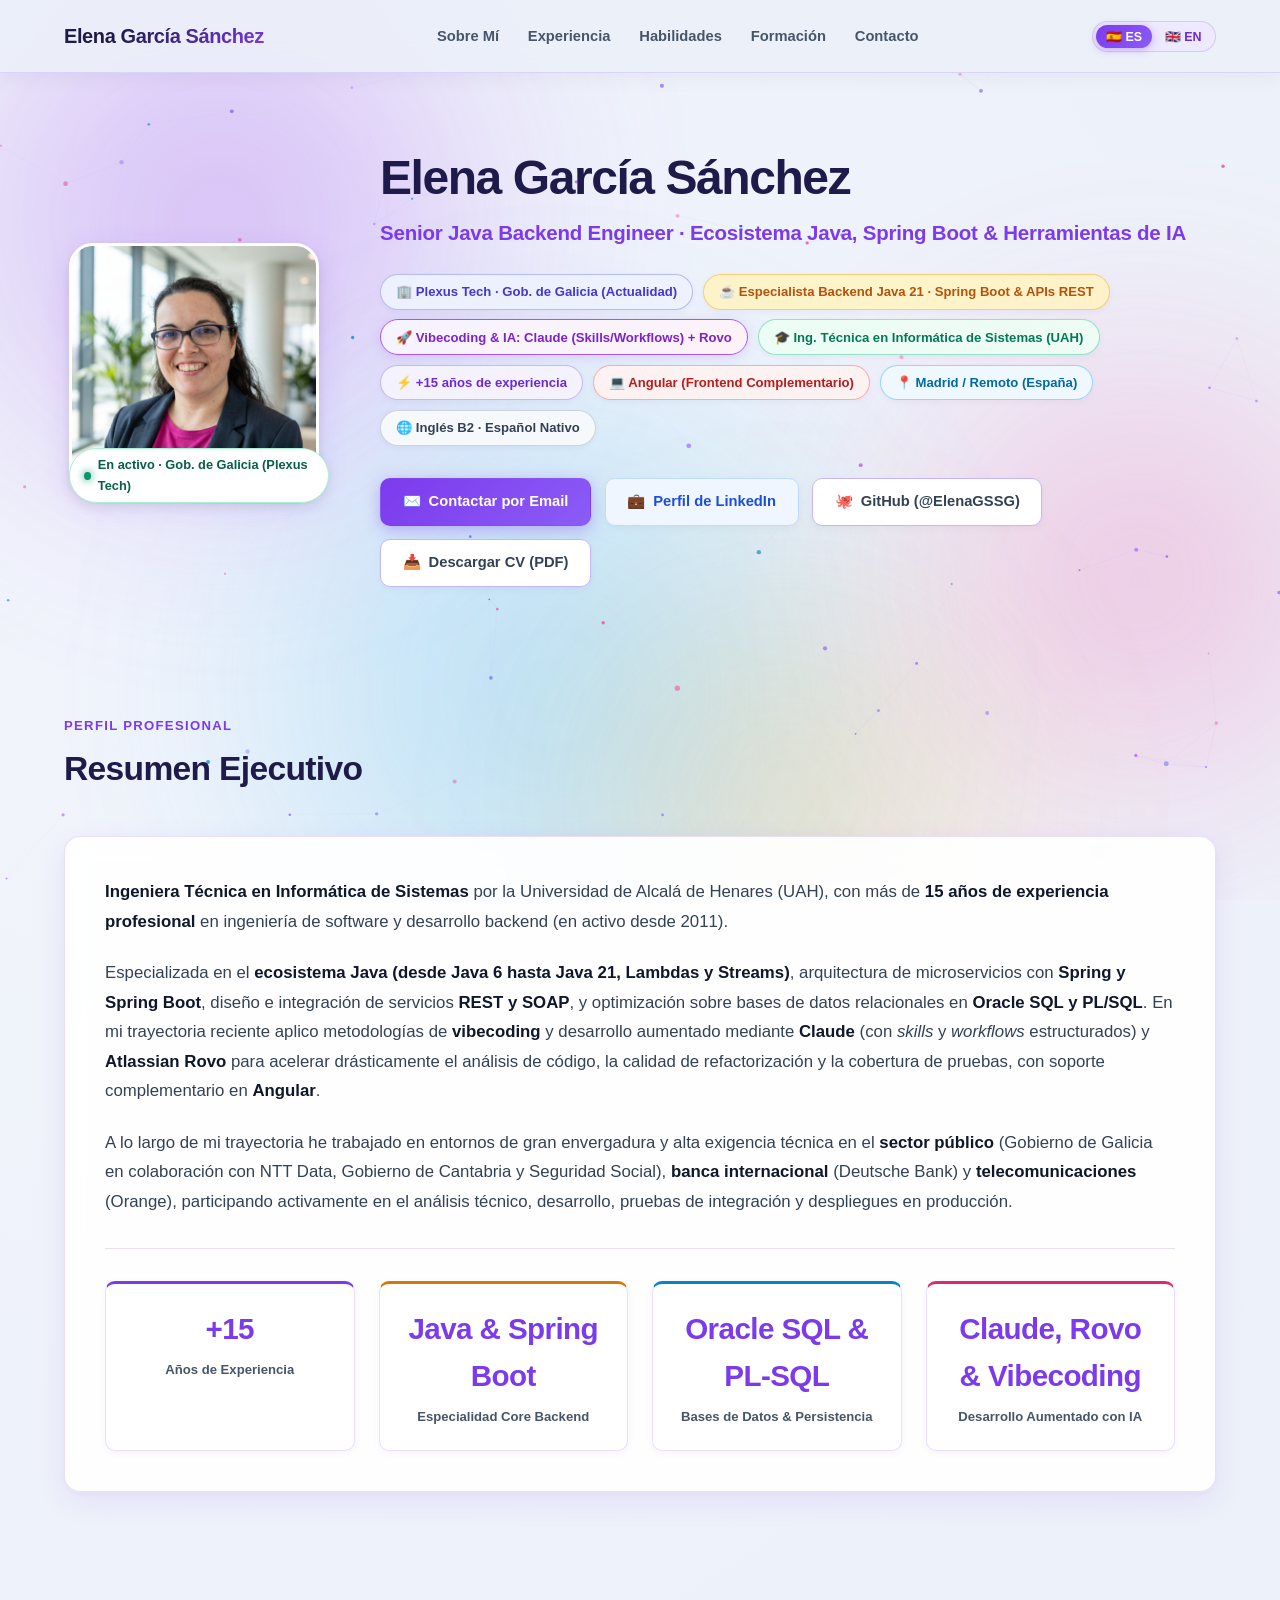
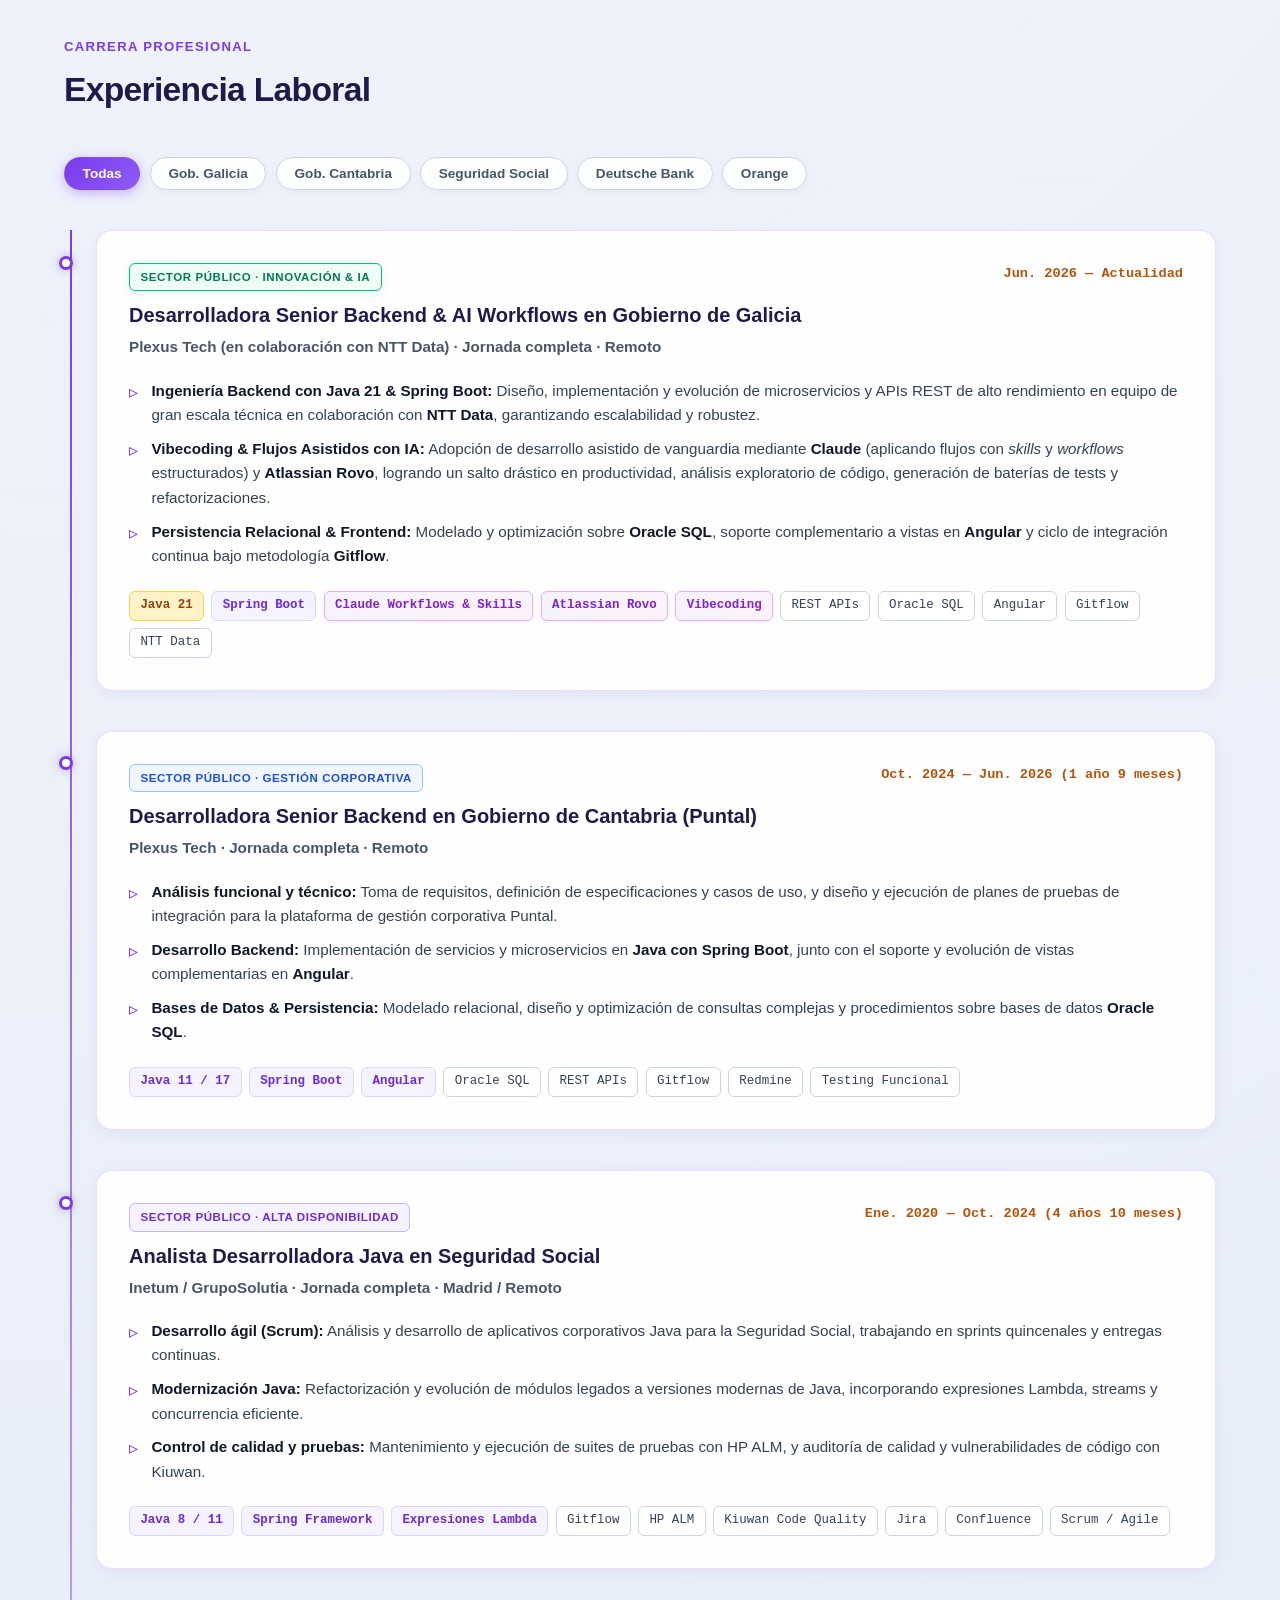
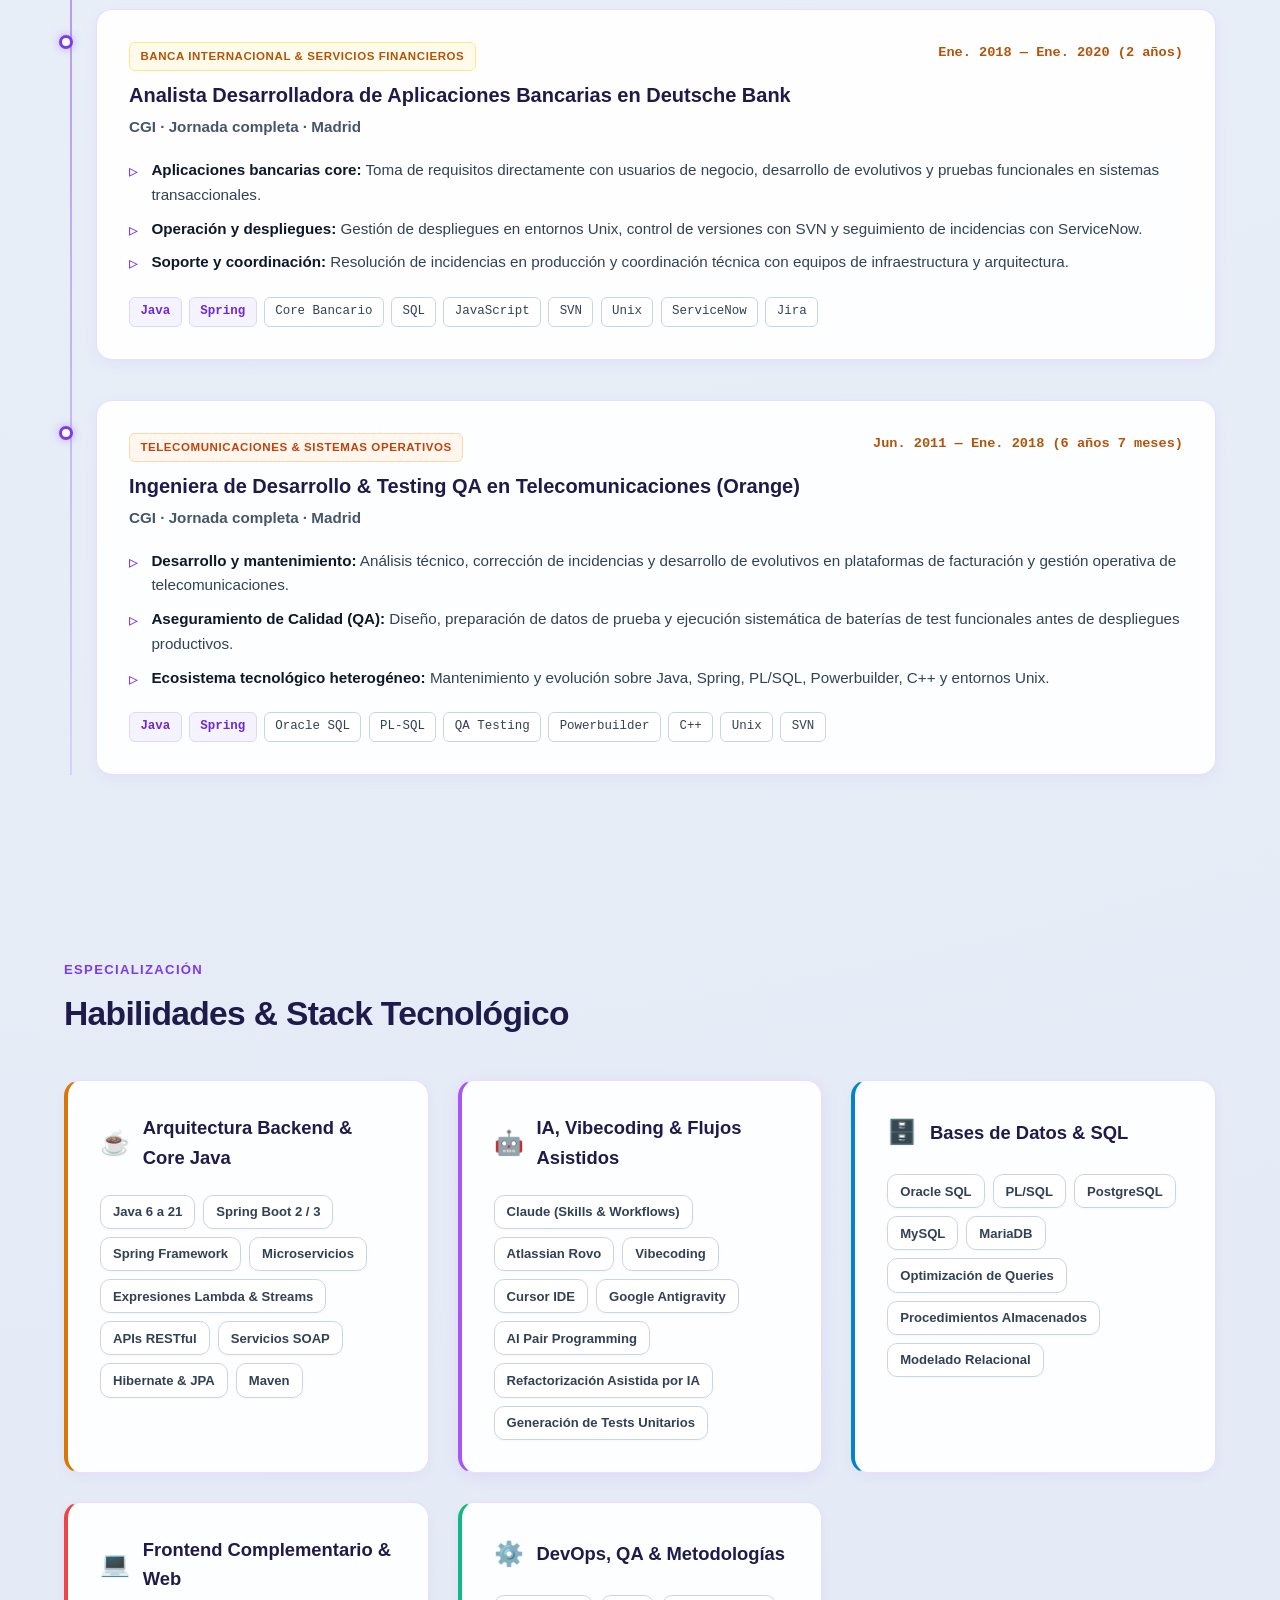
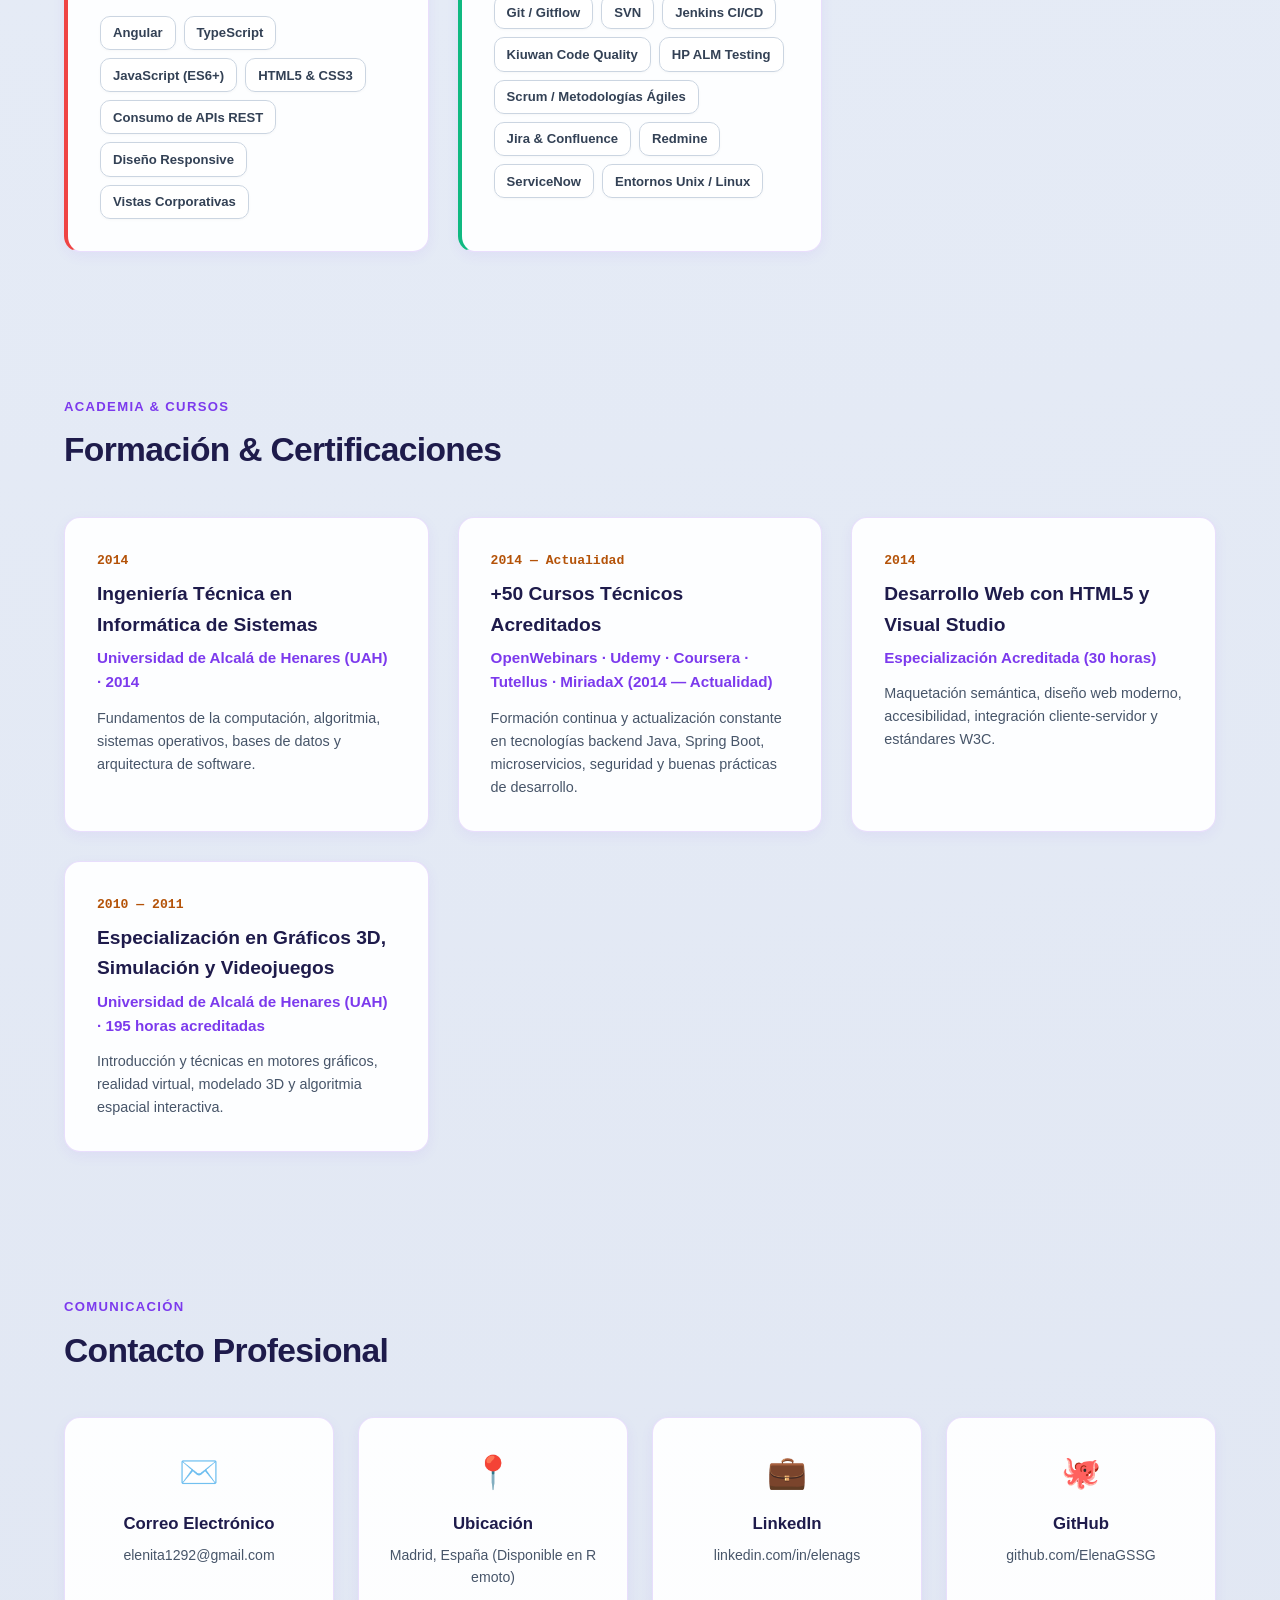
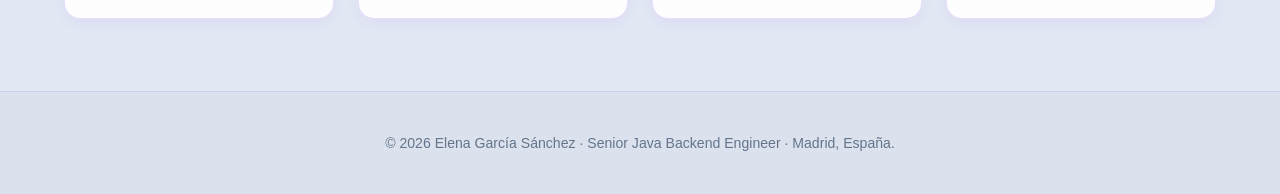
<file: index.html>
<!DOCTYPE html>
<html lang="es">
<head>
  <meta charset="UTF-8">
  <meta name="viewport" content="width=device-width, initial-scale=1.0">
  <title>Elena García Sánchez — Senior Java Backend Engineer · Ecosistema Java, Spring Boot & Herramientas de IA</title>
  <meta name="description" content="Perfil profesional y trayectoria de Elena García Sánchez. Ingeniera Técnica en Informática de Sistemas (UAH) con +15 años de experiencia en desarrollo backend Java, microservicios con Spring Boot, bases de datos relacionales Oracle SQL y desarrollo asistido por IA.">
  <meta name="author" content="Elena García Sánchez">
  <link rel="stylesheet" href="styles.css">
  <link rel="icon" type="image/jpeg" href="assets/img/avatar.jpg">
</head>
<body>

  <!-- Ambient Moving Aurora Glows -->
  <div class="ambient-glow-wrapper" aria-hidden="true">
    <div class="glow-orb orb-1"></div>
    <div class="glow-orb orb-2"></div>
    <div class="glow-orb orb-3"></div>
    <div class="glow-orb orb-4"></div>
  </div>

  <!-- Dynamic Constellation Canvas -->
  <canvas id="bg-canvas"></canvas>

  <!-- Header / Navigation -->
  <header class="header">
    <div class="container nav-container">
      <a href="#inicio" class="brand" title="Elena García Sánchez — Volver al inicio">
        <span>Elena García Sánchez</span>
      </a>

      <ul class="nav-menu">
        <li><a href="#resumen" class="nav-link" id="nav-about">Sobre Mí</a></li>
        <li><a href="#experiencia" class="nav-link" id="nav-experience">Experiencia</a></li>
        <li><a href="#habilidades" class="nav-link" id="nav-skills">Habilidades</a></li>
        <li><a href="#educacion" class="nav-link" id="nav-education">Formación</a></li>
        <li><a href="#contacto" class="nav-link" id="nav-contact">Contacto</a></li>
      </ul>

      <div class="nav-cta">
        <div class="lang-switcher">
          <button class="lang-btn active" data-lang="es" onclick="setLanguage('es')">🇪🇸 ES</button>
          <button class="lang-btn" data-lang="en" onclick="setLanguage('en')">🇬🇧 EN</button>
        </div>
      </div>
    </div>
  </header>

  <!-- Hero Section -->
  <section class="hero" id="inicio">
    <div class="container">
      <div class="hero-grid">
        <div class="hero-avatar-wrapper">
          <img src="assets/img/avatar.jpg" alt="Elena García Sánchez" class="hero-avatar">
          <div class="status-indicator">
            <span class="status-dot"></span>
            <span id="hero-status">En activo · Gob. de Galicia (Plexus Tech)</span>
          </div>
        </div>

        <div>
          <h1 class="hero-title">Elena García Sánchez</h1>
          <div class="hero-subtitle" id="hero-role">Senior Java Backend Engineer · Ecosistema Java, Spring Boot & Herramientas de IA</div>
          
          <div class="hero-pills">
            <span class="hero-pill hero-pill-company" id="pill-company">🏢 Plexus Tech · Gob. de Galicia (Actualidad)</span>
            <span class="hero-pill hero-pill-core" id="pill-core">☕ Especialista Backend Java 21 · Spring Boot & APIs REST</span>
            <span class="hero-pill hero-pill-ai" id="pill-ai">🚀 Vibecoding & IA: Claude (Skills/Workflows) + Rovo</span>
            <span class="hero-pill hero-pill-edu" id="pill-edu">🎓 Ing. Técnica en Informática de Sistemas (UAH)</span>
            <span class="hero-pill hero-pill-exp" id="pill-exp">⚡ +<span class="dyn-exp">15</span> años de experiencia</span>
            <span class="hero-pill hero-pill-angular" id="pill-angular">💻 Angular (Frontend Complementario)</span>
            <span class="hero-pill hero-pill-location" id="pill-location">📍 Madrid / Remoto (España)</span>
            <span class="hero-pill hero-pill-lang" id="pill-lang">🌐 Inglés B2 · Español Nativo</span>
          </div>

          <div class="hero-actions">
            <a href="mailto:elenita1292@gmail.com" class="btn btn-primary" id="btn-hero-email">
              <span>✉️</span> Contactar por Email
            </a>
            <a href="https://www.linkedin.com/in/elenags/" target="_blank" rel="noopener" class="btn btn-linkedin" id="btn-hero-linkedin">
              <span>💼</span> Perfil de LinkedIn
            </a>
            <a href="https://github.com/ElenaGSSG" target="_blank" rel="noopener" class="btn btn-outline" id="btn-hero-github">
              <span>🐙</span> GitHub (@ElenaGSSG)
            </a>
            <a href="assets/docs/CV_Elena_Garcia_Sanchez.pdf" download="CV_Elena_Garcia_Sanchez.pdf" target="_blank" class="btn btn-outline" id="btn-hero-print">
              <span>📥</span> Descargar CV (PDF)
            </a>
          </div>
        </div>
      </div>
    </div>
  </section>

  <main>
    <!-- Executive Summary -->
    <section class="section" id="resumen">
      <div class="container">
        <div class="section-header">
          <div class="section-tag" id="summary-tag">Perfil Profesional</div>
          <h2 class="section-title" id="summary-title">Resumen Ejecutivo</h2>
        </div>

        <div class="summary-card">
          <p id="summary-p1">
            <strong>Ingeniera Técnica en Informática de Sistemas</strong> por la Universidad de Alcalá de Henares (UAH), con más de <strong>15 años de experiencia profesional</strong> en ingeniería de software y desarrollo backend (en activo desde 2011).
          </p>
          <p id="summary-p2">
            Especializada en el <strong>ecosistema Java (desde Java 6 hasta Java 21, Lambdas y Streams)</strong>, arquitectura de microservicios con <strong>Spring y Spring Boot</strong>, diseño e integración de servicios <strong>REST y SOAP</strong>, y optimización sobre bases de datos relacionales en <strong>Oracle SQL y PL/SQL</strong>. En mi trayectoria reciente aplico metodologías de <strong>vibecoding</strong> y desarrollo aumentado mediante <strong>Claude</strong> (con <em>skills</em> y <em>workflows</em> estructurados) y <strong>Atlassian Rovo</strong> para acelerar drásticamente el análisis de código, la calidad de refactorización y la cobertura de pruebas, con soporte complementario en <strong>Angular</strong>.
          </p>
          <p id="summary-p3">
            A lo largo de mi trayectoria he trabajado en entornos de gran envergadura y alta exigencia técnica en el <strong>sector público</strong> (Gobierno de Galicia en colaboración con NTT Data, Gobierno de Cantabria y Seguridad Social), <strong>banca internacional</strong> (Deutsche Bank) y <strong>telecomunicaciones</strong> (Orange), participando activamente en el análisis técnico, desarrollo, pruebas de integración y despliegues en producción.
          </p>

          <div class="metrics-grid">
            <div class="metric-card">
              <span class="metric-number" id="metric-exp-val">+15</span>
              <span class="metric-label" id="metric-exp-lbl">Años de Experiencia</span>
            </div>
            <div class="metric-card">
              <span class="metric-number" id="metric-core-val">Java & Spring Boot</span>
              <span class="metric-label" id="metric-core-lbl">Especialidad Core Backend</span>
            </div>
            <div class="metric-card">
              <span class="metric-number" id="metric-sql-val">Oracle SQL & PL-SQL</span>
              <span class="metric-label" id="metric-sql-lbl">Bases de Datos & Persistencia</span>
            </div>
            <div class="metric-card">
              <span class="metric-number" id="metric-crit-val">Claude & Cursor AI</span>
              <span class="metric-label" id="metric-crit-lbl">Desarrollo Asistido con IA</span>
            </div>
          </div>
        </div>
      </div>
    </section>

    <!-- Professional Experience Timeline -->
    <section class="section" id="experiencia">
      <div class="container">
        <div class="section-header">
          <div class="section-tag" id="timeline-tag">Carrera Profesional</div>
          <h2 class="section-title" id="timeline-title">Experiencia Laboral</h2>
        </div>

        <div class="timeline-filters">
          <button class="filter-btn active" onclick="filterTimeline('all', this)" id="filter-all">Todas</button>
          <button class="filter-btn" onclick="filterTimeline('galicia', this)" id="filter-galicia">Gob. Galicia</button>
          <button class="filter-btn" onclick="filterTimeline('gobierno', this)" id="filter-gobierno">Gob. Cantabria</button>
          <button class="filter-btn" onclick="filterTimeline('seguridadsocial', this)" id="filter-seguridadsocial">Seguridad Social</button>
          <button class="filter-btn" onclick="filterTimeline('banca', this)" id="filter-banca">Deutsche Bank</button>
          <button class="filter-btn" onclick="filterTimeline('telecom', this)" id="filter-telecom">Orange</button>
        </div>

        <div class="timeline">
          <!-- 1. Gobierno de Galicia (Plexus Tech / NTT Data) -->
          <div class="timeline-item" data-category="galicia">
            <div class="timeline-marker"></div>
            <div class="timeline-card">
              <div class="timeline-header">
                <div>
                  <span class="timeline-badge badge-galicia">Sector Público · Innovación & IA</span>
                  <h3 class="role-title" id="galicia-role">Desarrolladora Senior Backend & AI Workflows en Gobierno de Galicia</h3>
                  <div class="company-name" id="galicia-company">Plexus Tech (en colaboración con NTT Data) · Jornada completa · Remoto</div>
                </div>
                <div class="timeline-date" id="galicia-date">Jun. 2026 — Actualidad</div>
              </div>
              <ul class="role-bullets">
                <li id="galicia-b1"><strong>Ingeniería Backend con Java 21 & Spring Boot:</strong> Diseño, implementación y evolución de microservicios y APIs REST de alto rendimiento en equipo de gran escala técnica en colaboración con <strong>NTT Data</strong>, garantizando escalabilidad y robustez.</li>
                <li id="galicia-b2"><strong>Vibecoding & Flujos Asistidos con IA:</strong> Adopción de desarrollo asistido de vanguardia mediante <strong>Claude</strong> (aplicando flujos con <em>skills</em> y <em>workflows</em> estructurados) y <strong>Atlassian Rovo</strong>, logrando un salto drástico en productividad, análisis exploratorio de código, generación de baterías de tests y refactorizaciones.</li>
                <li id="galicia-b3"><strong>Persistencia Relacional & Frontend:</strong> Modelado y optimización sobre <strong>Oracle SQL</strong>, soporte complementario a vistas en <strong>Angular</strong> y ciclo de integración continua bajo metodología <strong>Gitflow</strong>.</li>
              </ul>
              <div class="tech-tags">
                <span class="tech-tag tech-tag-java">Java 21</span>
                <span class="tech-tag tech-tag-accent">Spring Boot</span>
                <span class="tech-tag tech-tag-ai">Claude Workflows & Skills</span>
                <span class="tech-tag tech-tag-ai">Atlassian Rovo</span>
                <span class="tech-tag tech-tag-ai">Vibecoding</span>
                <span class="tech-tag">REST APIs</span>
                <span class="tech-tag">Oracle SQL</span>
                <span class="tech-tag">Angular</span>
                <span class="tech-tag">Gitflow</span>
                <span class="tech-tag">NTT Data</span>
              </div>
            </div>
          </div>

          <!-- 2. Gobierno de Cantabria (Plexus Tech) -->
          <div class="timeline-item" data-category="gobierno">
            <div class="timeline-marker"></div>
            <div class="timeline-card">
              <div class="timeline-header">
                <div>
                  <span class="timeline-badge badge-cantabria">Sector Público · Gestión Corporativa</span>
                  <h3 class="role-title" id="gob-role">Desarrolladora Senior Backend en Gobierno de Cantabria (Puntal)</h3>
                  <div class="company-name" id="gob-company">Plexus Tech · Jornada completa · Remoto</div>
                </div>
                <div class="timeline-date" id="gob-date">Oct. 2024 — Jun. 2026 (1 año 9 meses)</div>
              </div>
              <ul class="role-bullets">
                <li id="gob-b1"><strong>Análisis funcional y técnico:</strong> Toma de requisitos, definición de especificaciones y casos de uso, y diseño y ejecución de planes de pruebas de integración para la plataforma de gestión corporativa Puntal.</li>
                <li id="gob-b2"><strong>Desarrollo Backend:</strong> Implementación de servicios y microservicios en <strong>Java con Spring Boot</strong>, junto con el soporte y evolución de vistas complementarias en <strong>Angular</strong>.</li>
                <li id="gob-b3"><strong>Bases de Datos & Persistencia:</strong> Modelado relacional, diseño y optimización de consultas complejas y procedimientos sobre bases de datos <strong>Oracle SQL</strong>.</li>
              </ul>
              <div class="tech-tags">
                <span class="tech-tag tech-tag-accent">Java 11 / 17</span>
                <span class="tech-tag tech-tag-accent">Spring Boot</span>
                <span class="tech-tag tech-tag-accent">Angular</span>
                <span class="tech-tag">Oracle SQL</span>
                <span class="tech-tag">REST APIs</span>
                <span class="tech-tag">Gitflow</span>
                <span class="tech-tag">Redmine</span>
                <span class="tech-tag">Testing Funcional</span>
              </div>
            </div>
          </div>

          <!-- 3. Seguridad Social (Inetum / GrupoSolutia) -->
          <div class="timeline-item" data-category="seguridadsocial">
            <div class="timeline-marker"></div>
            <div class="timeline-card">
              <div class="timeline-header">
                <div>
                  <span class="timeline-badge badge-ss">Sector Público · Alta Disponibilidad</span>
                  <h3 class="role-title" id="ss-role">Analista Desarrolladora Java en Seguridad Social</h3>
                  <div class="company-name" id="ss-company">Inetum / GrupoSolutia · Jornada completa · Madrid / Remoto</div>
                </div>
                <div class="timeline-date" id="ss-date">Ene. 2020 — Oct. 2024 (4 años 10 meses)</div>
              </div>
              <ul class="role-bullets">
                <li id="ss-b1"><strong>Desarrollo ágil (Scrum):</strong> Análisis y desarrollo de aplicativos corporativos Java para la Seguridad Social, trabajando en sprints quincenales y entregas continuas.</li>
                <li id="ss-b2"><strong>Modernización Java:</strong> Refactorización y evolución de módulos legados a versiones modernas de Java, incorporando expresiones Lambda, streams y concurrencia eficiente.</li>
                <li id="ss-b3"><strong>Control de calidad y pruebas:</strong> Mantenimiento y ejecución de suites de pruebas con HP ALM, y auditoría de calidad y vulnerabilidades de código con Kiuwan.</li>
              </ul>
              <div class="tech-tags">
                <span class="tech-tag tech-tag-accent">Java 8 / 11</span>
                <span class="tech-tag tech-tag-accent">Spring Framework</span>
                <span class="tech-tag tech-tag-accent">Expresiones Lambda</span>
                <span class="tech-tag">Gitflow</span>
                <span class="tech-tag">HP ALM</span>
                <span class="tech-tag">Kiuwan Code Quality</span>
                <span class="tech-tag">Jira</span>
                <span class="tech-tag">Confluence</span>
                <span class="tech-tag">Scrum / Agile</span>
              </div>
            </div>
          </div>

          <!-- 3. Deutsche Bank (CGI) -->
          <div class="timeline-item" data-category="banca">
            <div class="timeline-marker"></div>
            <div class="timeline-card">
              <div class="timeline-header">
                <div>
                  <span class="timeline-badge badge-bank">Banca Internacional & Servicios Financieros</span>
                  <h3 class="role-title" id="db-role">Analista Desarrolladora de Aplicaciones Bancarias en Deutsche Bank</h3>
                  <div class="company-name" id="db-company">CGI · Jornada completa · Madrid</div>
                </div>
                <div class="timeline-date" id="db-date">Ene. 2018 — Ene. 2020 (2 años)</div>
              </div>
              <ul class="role-bullets">
                <li id="db-b1"><strong>Aplicaciones bancarias core:</strong> Toma de requisitos directamente con usuarios de negocio, desarrollo de evolutivos y pruebas funcionales en sistemas transaccionales.</li>
                <li id="db-b2"><strong>Operación y despliegues:</strong> Gestión de despliegues en entornos Unix, control de versiones con SVN y seguimiento de incidencias con ServiceNow.</li>
                <li id="db-b3"><strong>Soporte y coordinación:</strong> Resolución de incidencias en producción y coordinación técnica con equipos de infraestructura y arquitectura.</li>
              </ul>
              <div class="tech-tags">
                <span class="tech-tag tech-tag-accent">Java</span>
                <span class="tech-tag tech-tag-accent">Spring</span>
                <span class="tech-tag">Core Bancario</span>
                <span class="tech-tag">SQL</span>
                <span class="tech-tag">JavaScript</span>
                <span class="tech-tag">SVN</span>
                <span class="tech-tag">Unix</span>
                <span class="tech-tag">ServiceNow</span>
                <span class="tech-tag">Jira</span>
              </div>
            </div>
          </div>

          <!-- 4. Orange (CGI) -->
          <div class="timeline-item" data-category="telecom">
            <div class="timeline-marker"></div>
            <div class="timeline-card">
              <div class="timeline-header">
                <div>
                  <span class="timeline-badge badge-telecom">Telecomunicaciones & Sistemas Operativos</span>
                  <h3 class="role-title" id="orange-role">Ingeniera de Desarrollo & Testing QA en Telecomunicaciones (Orange)</h3>
                  <div class="company-name" id="orange-company">CGI · Jornada completa · Madrid</div>
                </div>
                <div class="timeline-date" id="orange-date">Jun. 2011 — Ene. 2018 (6 años 7 meses)</div>
              </div>
              <ul class="role-bullets">
                <li id="orange-b1"><strong>Desarrollo y mantenimiento:</strong> Análisis técnico, corrección de incidencias y desarrollo de evolutivos en plataformas de facturación y gestión operativa de telecomunicaciones.</li>
                <li id="orange-b2"><strong>Aseguramiento de Calidad (QA):</strong> Diseño, preparación de datos de prueba y ejecución sistemática de baterías de test funcionales antes de despliegues productivos.</li>
                <li id="orange-b3"><strong>Ecosistema tecnológico heterogéneo:</strong> Mantenimiento y evolución sobre Java, Spring, PL/SQL, Powerbuilder, C++ y entornos Unix.</li>
              </ul>
              <div class="tech-tags">
                <span class="tech-tag tech-tag-accent">Java</span>
                <span class="tech-tag tech-tag-accent">Spring</span>
                <span class="tech-tag">Oracle SQL</span>
                <span class="tech-tag">PL-SQL</span>
                <span class="tech-tag">QA Testing</span>
                <span class="tech-tag">Powerbuilder</span>
                <span class="tech-tag">C++</span>
                <span class="tech-tag">Unix</span>
                <span class="tech-tag">SVN</span>
              </div>
            </div>
          </div>
        </div>
      </div>
    </section>

    <!-- Skills & Technology Stack -->
    <section class="section" id="habilidades">
      <div class="container">
        <div class="section-header">
          <div class="section-tag" id="skills-tag">Especialización</div>
          <h2 class="section-title" id="skills-title">Habilidades & Stack Tecnológico</h2>
        </div>

        <div class="skills-container-grid">
          <!-- Backend & Core Java -->
          <div class="skills-category-card">
            <div class="skills-category-header">
              <span class="category-icon">☕</span>
              <h3 class="category-title" id="cat-backend-title">Arquitectura Backend & Core Java</h3>
            </div>
            <div class="skills-list">
              <span class="skill-pill">Java 6 a 21</span>
              <span class="skill-pill">Spring Boot 2 / 3</span>
              <span class="skill-pill">Spring Framework</span>
              <span class="skill-pill">Microservicios</span>
              <span class="skill-pill">Expresiones Lambda & Streams</span>
              <span class="skill-pill">APIs RESTful</span>
              <span class="skill-pill">Servicios SOAP</span>
              <span class="skill-pill">Hibernate & JPA</span>
              <span class="skill-pill">Maven</span>
            </div>
          </div>

          <!-- IA & Desarrollo Asistido -->
          <div class="skills-category-card">
            <div class="skills-category-header">
              <span class="category-icon">🤖</span>
              <h3 class="category-title" id="cat-ai-title">IA, Vibecoding & Flujos Asistidos</h3>
            </div>
            <div class="skills-list">
              <span class="skill-pill">Claude (Skills & Workflows)</span>
              <span class="skill-pill">Atlassian Rovo</span>
              <span class="skill-pill">Vibecoding</span>
              <span class="skill-pill">Cursor IDE</span>
              <span class="skill-pill">Google Antigravity</span>
              <span class="skill-pill">AI Pair Programming</span>
              <span class="skill-pill">Refactorización Asistida por IA</span>
              <span class="skill-pill">Generación de Tests Unitarios</span>
            </div>
          </div>

          <!-- Bases de Datos & SQL -->
          <div class="skills-category-card">
            <div class="skills-category-header">
              <span class="category-icon">🗄️</span>
              <h3 class="category-title" id="cat-data-title">Bases de Datos & SQL</h3>
            </div>
            <div class="skills-list">
              <span class="skill-pill">Oracle SQL</span>
              <span class="skill-pill">PL/SQL</span>
              <span class="skill-pill">PostgreSQL</span>
              <span class="skill-pill">MySQL</span>
              <span class="skill-pill">MariaDB</span>
              <span class="skill-pill">Optimización de Queries</span>
              <span class="skill-pill">Procedimientos Almacenados</span>
              <span class="skill-pill">Modelado Relacional</span>
            </div>
          </div>

          <!-- Frontend Secundario & Web -->
          <div class="skills-category-card">
            <div class="skills-category-header">
              <span class="category-icon">💻</span>
              <h3 class="category-title" id="cat-front-title">Frontend Complementario & Web</h3>
            </div>
            <div class="skills-list">
              <span class="skill-pill">Angular</span>
              <span class="skill-pill">TypeScript</span>
              <span class="skill-pill">JavaScript (ES6+)</span>
              <span class="skill-pill">HTML5 & CSS3</span>
              <span class="skill-pill">Consumo de APIs REST</span>
              <span class="skill-pill">Diseño Responsive</span>
              <span class="skill-pill">Vistas Corporativas</span>
            </div>
          </div>

          <!-- DevOps, QA & Metodologías -->
          <div class="skills-category-card">
            <div class="skills-category-header">
              <span class="category-icon">⚙️</span>
              <h3 class="category-title" id="cat-devops-title">DevOps, QA & Metodologías</h3>
            </div>
            <div class="skills-list">
              <span class="skill-pill">Git / Gitflow</span>
              <span class="skill-pill">SVN</span>
              <span class="skill-pill">Jenkins CI/CD</span>
              <span class="skill-pill">Kiuwan Code Quality</span>
              <span class="skill-pill">HP ALM Testing</span>
              <span class="skill-pill">Scrum / Metodologías Ágiles</span>
              <span class="skill-pill">Jira & Confluence</span>
              <span class="skill-pill">Redmine</span>
              <span class="skill-pill">ServiceNow</span>
              <span class="skill-pill">Entornos Unix / Linux</span>
            </div>
          </div>
        </div>
      </div>
    </section>

    <!-- Education & Certifications -->
    <section class="section" id="educacion">
      <div class="container">
        <div class="section-header">
          <div class="section-tag" id="edu-tag">Academia & Cursos</div>
          <h2 class="section-title" id="edu-title">Formación & Certificaciones</h2>
        </div>

        <div class="edu-grid">
          <div class="edu-card">
            <div class="edu-year">2014</div>
            <h3 class="edu-title" id="edu-deg-title">Ingeniería Técnica en Informática de Sistemas</h3>
            <div class="edu-school" id="edu-deg-school">Universidad de Alcalá de Henares (UAH) · 2014</div>
            <p class="edu-desc" id="edu-deg-desc">Fundamentos de la computación, algoritmia, sistemas operativos, bases de datos y arquitectura de software.</p>
          </div>

          <div class="edu-card">
            <div class="edu-year">2014 — Actualidad</div>
            <h3 class="edu-title" id="edu-courses-title">+50 Cursos Técnicos Especializados</h3>
            <div class="edu-school" id="edu-courses-school">OpenWebinars · Udemy · Coursera · Tutellus · MiriadaX</div>
            <p class="edu-desc" id="edu-courses-desc">Formación continua y actualización constante en tecnologías backend Java, Spring Boot, microservicios, seguridad y buenas prácticas de desarrollo.</p>
          </div>

          <div class="edu-card">
            <div class="edu-year">2014</div>
            <h3 class="edu-title" id="edu-web-title">Desarrollo Web con HTML5 y Visual Studio</h3>
            <div class="edu-school" id="edu-web-school">Especialización Acreditada (30 horas)</div>
            <p class="edu-desc" id="edu-web-desc">Maquetación semántica, diseño web moderno, accesibilidad, integración cliente-servidor y estándares W3C.</p>
          </div>

          <div class="edu-card">
            <div class="edu-year">2010 — 2011</div>
            <h3 class="edu-title" id="edu-game-title">Especialización en Gráficos 3D, Simulación y Videojuegos</h3>
            <div class="edu-school" id="edu-game-school">Universidad de Alcalá de Henares (UAH) · 195 horas acreditadas</div>
            <p class="edu-desc" id="edu-game-desc">Introducción y técnicas en motores gráficos, realidad virtual, modelado 3D y algoritmia espacial interactiva.</p>
          </div>
        </div>
      </div>
    </section>

    <!-- Contact Section -->
    <section class="section" id="contacto">
      <div class="container">
        <div class="section-header">
          <div class="section-tag" id="contact-tag">Comunicación</div>
          <h2 class="section-title" id="contact-title">Contacto Profesional</h2>
        </div>

        <div class="contact-grid">
          <a href="mailto:elenita1292@gmail.com" class="contact-card">
            <span class="contact-card-icon">✉️</span>
            <div class="contact-card-title" id="contact-email-title">Correo Electrónico</div>
            <div class="contact-card-val">elenita1292@gmail.com</div>
          </a>

          <div class="contact-card">
            <span class="contact-card-icon">📍</span>
            <div class="contact-card-title" id="contact-loc-title">Ubicación</div>
            <div class="contact-card-val" id="contact-loc-val">Madrid, España (Disponible en Remoto)</div>
          </div>

          <a href="https://www.linkedin.com/in/elenags/" target="_blank" rel="noopener" class="contact-card">
            <span class="contact-card-icon">💼</span>
            <div class="contact-card-title" id="contact-linkedIn-title">LinkedIn</div>
            <div class="contact-card-val">linkedin.com/in/elenags</div>
          </a>

          <a href="https://github.com/ElenaGSSG" target="_blank" rel="noopener" class="contact-card">
            <span class="contact-card-icon">🐙</span>
            <div class="contact-card-title" id="contact-github-title">GitHub</div>
            <div class="contact-card-val">github.com/ElenaGSSG</div>
          </a>
        </div>
      </div>
    </section>
  </main>

  <!-- Footer -->
  <footer class="footer">
    <div class="container">
      <p class="footer-copy" id="footer-copy">
        © 2026 Elena García Sánchez · Senior Java Backend Engineer · Madrid, España.
      </p>
    </div>
  </footer>

  <script src="app.js"></script>
</body>
</html>
</file>
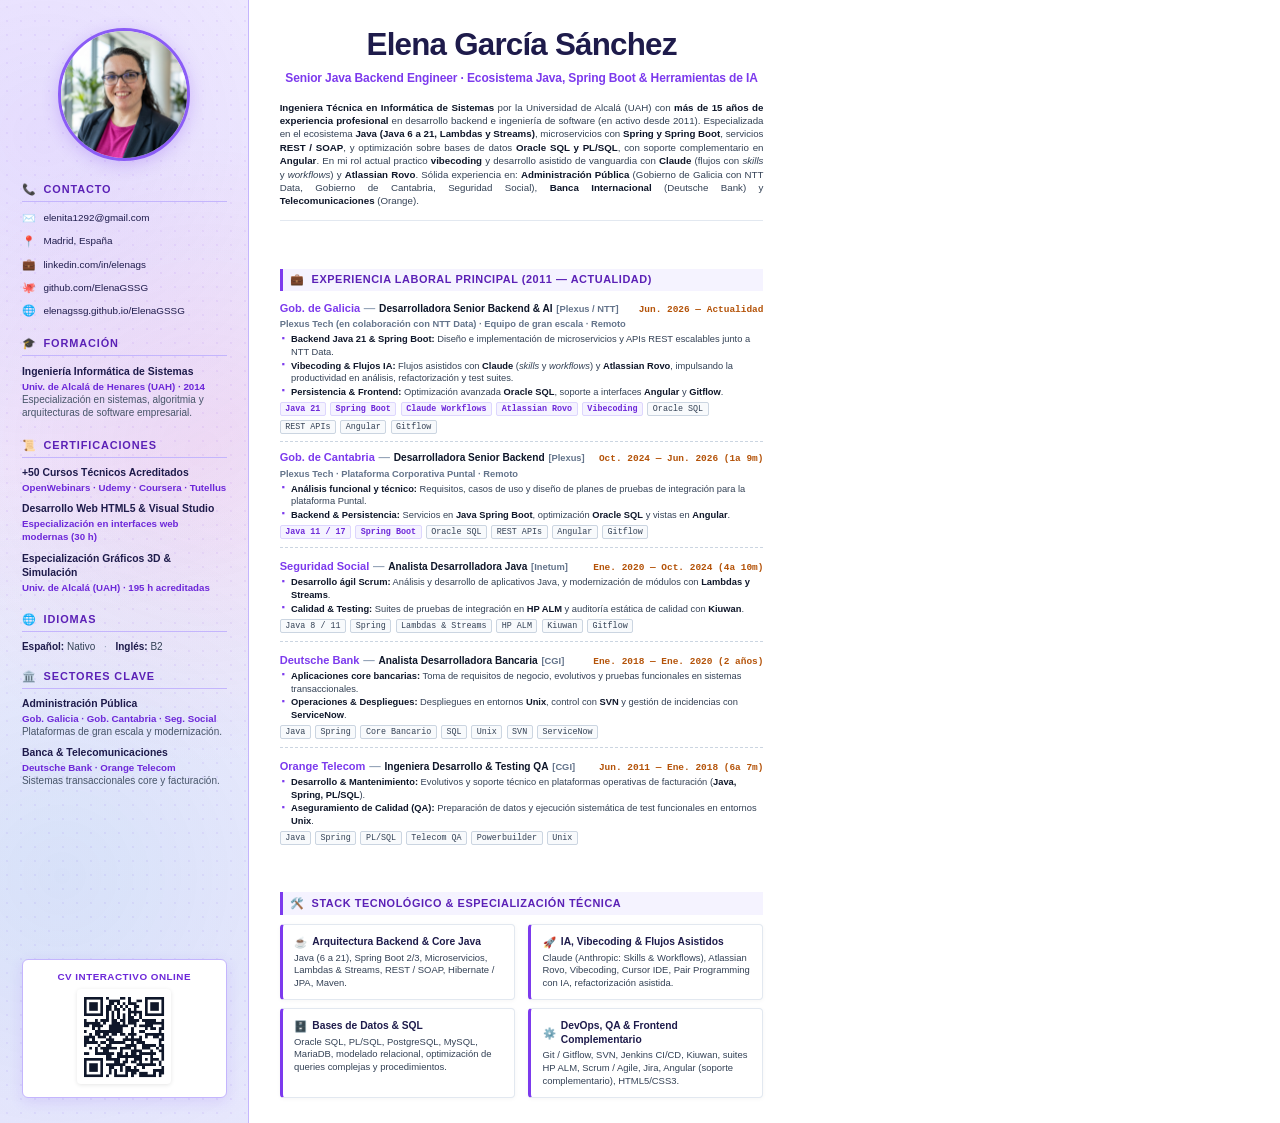
<file: cv-printable/index.html>
<!DOCTYPE html>
<html lang="es">
<head>
  <meta charset="UTF-8">
  <title>CV — Elena García Sánchez (1 Página A4)</title>
  <meta name="viewport" content="width=device-width, initial-scale=1.0">
  <style>
    @page {
      size: A4 portrait;
      margin: 0;
    }

    *, *::before, *::after {
      box-sizing: border-box;
      margin: 0;
      padding: 0;
    }

    html, body {
      width: 210mm;
      height: 297mm;
      max-height: 297mm;
      margin: 0;
      padding: 0;
      background: #ffffff;
      color: #1e293b;
      font-family: -apple-system, BlinkMacSystemFont, "Segoe UI", Roboto, "Helvetica Neue", Arial, sans-serif;
      font-size: 8.6pt;
      line-height: 1.38;
      -webkit-print-color-adjust: exact;
      print-color-adjust: exact;
      overflow: hidden;
    }

    .cv-container {
      display: flex;
      width: 210mm;
      height: 297mm;
      max-height: 297mm;
      overflow: hidden;
    }

    /* ==========================================================================
       SIDEBAR (Columna Izquierda ~66mm) - Paleta Luminosa / Lavanda / Lila Suave
       ========================================================================== */
    .cv-sidebar {
      width: 66mm;
      min-width: 66mm;
      max-width: 66mm;
      height: 297mm;
      background-color: #f5f3ff;
      background-image: 
        radial-gradient(circle at 18% 12%, rgba(139, 92, 246, 0.15) 0%, transparent 48%),
        radial-gradient(circle at 82% 40%, rgba(236, 72, 153, 0.10) 0%, transparent 45%),
        radial-gradient(circle at 25% 78%, rgba(2, 132, 199, 0.10) 0%, transparent 46%),
        radial-gradient(rgba(124, 58, 237, 0.08) 1px, transparent 1px),
        linear-gradient(180deg, #f5f3ff 0%, #ede9fe 100%);
      background-size: 100% 100%, 100% 100%, 100% 100%, 14px 14px, 100% 100%;
      color: #334155;
      padding: 7.5mm 5.8mm 6.5mm 5.8mm;
      display: flex;
      flex-direction: column;
      justify-content: space-between;
      border-right: 1.5px solid #c4b5fd;
      position: relative;
    }

    .avatar-wrapper {
      text-align: center;
      margin-bottom: 4.5mm;
    }

    .avatar-img {
      width: 35mm;
      height: 35mm;
      border-radius: 50%;
      object-fit: cover;
      border: 3px solid #8b5cf6;
      box-shadow: 0 4px 16px rgba(124, 58, 237, 0.25);
      display: inline-block;
    }

    .side-section {
      margin-bottom: 4.8mm;
    }

    .side-title {
      font-size: 8.2pt;
      font-weight: 800;
      text-transform: uppercase;
      letter-spacing: 0.08em;
      color: #5b21b6;
      border-bottom: 1.5px solid #c4b5fd;
      padding-bottom: 1.0mm;
      margin-bottom: 2.2mm;
      display: flex;
      align-items: center;
      gap: 1.8mm;
    }

    .side-item {
      font-size: 7.5pt;
      color: #475569;
      margin-bottom: 2.0mm;
      line-height: 1.34;
    }

    .side-item:last-child {
      margin-bottom: 0;
    }

    .side-item strong {
      color: #1e1b4b;
      display: block;
      font-size: 7.8pt;
    }

    .side-item em {
      font-style: normal;
      color: #6d28d9;
      font-size: 7.3pt;
      font-weight: 600;
      display: block;
      margin-top: 0.3mm;
    }

    .contact-row {
      display: flex;
      align-items: center;
      gap: 2.1mm;
      font-size: 7.4pt;
      color: #1e1b4b;
      font-weight: 500;
      margin-bottom: 2.2mm;
      word-break: break-all;
    }

    .contact-row:last-child {
      margin-bottom: 0;
    }

    .contact-row a {
      color: #1e1b4b;
      text-decoration: none;
    }

    .contact-icon {
      color: #7c3aed;
      font-size: 8.1pt;
      min-width: 3.6mm;
      text-align: center;
    }

    .lang-row {
      display: flex;
      align-items: baseline;
      gap: 2.3mm;
      font-size: 7.5pt;
      color: #334155;
      margin-top: 0.8mm;
    }

    .lang-row span strong {
      display: inline !important;
      color: #1e1b4b;
    }

    .qr-container {
      background: #ffffff;
      border: 1px solid #c4b5fd;
      border-radius: 6px;
      padding: 2.6mm 2.8mm 2.2mm 2.8mm;
      text-align: center;
      box-shadow: 0 4px 14px rgba(124, 58, 237, 0.12);
    }

    .qr-title {
      font-size: 7.4pt;
      font-weight: 800;
      color: #6d28d9;
      letter-spacing: 0.05em;
      text-transform: uppercase;
      margin-bottom: 1.5mm;
      text-align: center;
    }

    .qr-img-large {
      width: 25mm;
      height: 25mm;
      background: #ffffff;
      padding: 1.1mm;
      border-radius: 4px;
      display: inline-block;
      box-shadow: 0 1px 4px rgba(0, 0, 0, 0.1);
    }

    /* ==========================================================================
       MAIN CONTENT (Columna Derecha ~144mm)
       ========================================================================== */
    .cv-main {
      width: 144mm;
      min-width: 144mm;
      max-width: 144mm;
      height: 297mm;
      padding: 7.5mm 8.0mm 6.5mm 8.0mm;
      display: flex;
      flex-direction: column;
      justify-content: space-between;
      overflow: hidden;
      background: #ffffff;
    }

    /* Header */
    .cv-header {
      margin-bottom: 0;
      border-bottom: 1.5px solid #e2e8f0;
      padding-bottom: 3.2mm;
      text-align: center;
    }

    .header-name {
      font-size: 23.5pt;
      font-weight: 800;
      color: #1e1b4b;
      letter-spacing: -0.025em;
      line-height: 1.1;
      margin-bottom: 1.8mm;
      text-align: center;
    }

    .header-role {
      font-size: 9.0pt;
      font-weight: 700;
      color: #7c3aed;
      margin-bottom: 3.8mm;
      text-align: center;
      letter-spacing: -0.01em;
    }

    .header-summary {
      font-size: 7.3pt;
      color: #334155;
      line-height: 1.38;
      text-align: justify;
    }

    .header-summary strong {
      color: #0f172a;
    }

    /* Section Titles */
    .main-section-title {
      font-size: 8.2pt;
      font-weight: 800;
      text-transform: uppercase;
      letter-spacing: 0.05em;
      color: #5b21b6;
      background: #f5f3ff;
      border-left: 3.5px solid #7c3aed;
      padding: 1.0mm 2.0mm;
      margin-bottom: 2.5mm;
      display: flex;
      align-items: center;
      gap: 1.8mm;
    }

    /* Jobs */
    .job-item {
      margin-bottom: 2.6mm;
      page-break-inside: avoid;
    }

    .job-header {
      display: flex;
      justify-content: space-between;
      align-items: baseline;
      gap: 2mm;
      margin-bottom: 0.5mm;
    }

    .job-title-group {
      display: flex;
      align-items: baseline;
      flex-wrap: nowrap;
      gap: 1mm;
      white-space: nowrap;
      overflow: hidden;
      flex: 1;
      min-width: 0;
    }

    .job-client-highlight {
      color: #7c3aed;
      font-weight: 800;
      font-size: 8.3pt;
    }

    .job-sep {
      color: #94a3b8;
      font-weight: 600;
    }

    .job-role-text {
      font-size: 7.6pt;
      font-weight: 700;
      color: #0f172a;
    }

    .job-company-tag {
      font-size: 7.0pt;
      font-weight: 600;
      color: #64748b;
    }

    .job-date {
      font-size: 7.1pt;
      font-family: ui-monospace, SFMono-Regular, Menlo, Monaco, Consolas, monospace;
      color: #b45309;
      font-weight: 700;
      white-space: nowrap;
      flex-shrink: 0;
    }

    .job-company-sub {
      font-size: 7.0pt;
      font-weight: 600;
      color: #64748b;
      margin-bottom: 0.6mm;
    }

    .job-bullets {
      list-style: none;
      padding-left: 0;
    }

    .job-bullet {
      font-size: 7.0pt;
      color: #334155;
      line-height: 1.32;
      position: relative;
      padding-left: 3.0mm;
      margin-bottom: 0.4mm;
    }

    .job-bullet::before {
      content: "▪";
      position: absolute;
      left: 0.5mm;
      color: #7c3aed;
      font-size: 6.8pt;
      top: -0.2mm;
    }

    .job-bullet strong {
      color: #0f172a;
    }

    .job-tags {
      display: flex;
      flex-wrap: wrap;
      gap: 1.1mm;
      margin-top: 1.0mm;
    }

    .job-tag {
      font-size: 6.3pt;
      font-family: ui-monospace, SFMono-Regular, Menlo, Monaco, Consolas, monospace;
      background: #f8fafc;
      color: #334155;
      border: 1px solid #cbd5e1;
      padding: 0.25mm 1.2mm;
      border-radius: 2px;
      line-height: 1.2;
    }

    .tag-accent {
      background: #f5f3ff;
      color: #6d28d9;
      border-color: #ddd6fe;
      font-weight: 700;
    }

    /* Skills Section & Cards */
    .skills-section {
      margin-top: 0;
    }

    .skills-grid {
      display: grid;
      grid-template-columns: 1fr 1fr;
      gap: 2.2mm 3.5mm;
    }

    .skill-card {
      background: #ffffff;
      border: 1px solid #e2e8f0;
      border-left: 3.5px solid #7c3aed;
      border-radius: 4px;
      padding: 2.5mm 3.0mm;
      box-shadow: 0 1px 4px rgba(0, 0, 0, 0.04);
    }

    .skill-card-title {
      font-size: 7.7pt;
      font-weight: 800;
      color: #1e1b4b;
      margin-bottom: 0.6mm;
      display: flex;
      align-items: center;
      gap: 1.4mm;
    }

    .skill-card-title span.icon {
      font-size: 7.9pt;
    }

    .skill-card-body {
      font-size: 7.1pt;
      line-height: 1.34;
      color: #334155;
    }
  </style>
</head>
<body>

  <div class="cv-container">
    
    <!-- ==========================================
         COLUMNA LATERAL (Sidebar ~66mm - Tonos Claros / Lavanda)
         ========================================== -->
    <aside class="cv-sidebar">
      <div>
        <!-- Foto -->
        <div class="avatar-wrapper">
          <img src="assets/avatar.jpg" alt="Elena García Sánchez" class="avatar-img">
        </div>

        <!-- Contacto -->
        <div class="side-section">
          <div class="side-title"><span>📞</span> Contacto</div>
          <div class="contact-row">
            <span class="contact-icon">✉️</span>
            <span>elenita1292@gmail.com</span>
          </div>
          <div class="contact-row">
            <span class="contact-icon">📍</span>
            <span>Madrid, España</span>
          </div>
          <div class="contact-row">
            <span class="contact-icon">💼</span>
            <span>linkedin.com/in/elenags</span>
          </div>
          <div class="contact-row">
            <span class="contact-icon">🐙</span>
            <span>github.com/ElenaGSSG</span>
          </div>
          <div class="contact-row">
            <span class="contact-icon">🌐</span>
            <span>elenagssg.github.io/ElenaGSSG</span>
          </div>
        </div>

        <!-- Formación Académica -->
        <div class="side-section">
          <div class="side-title"><span>🎓</span> Formación</div>
          <div class="side-item">
            <strong>Ingeniería Informática de Sistemas</strong>
            <em>Univ. de Alcalá de Henares (UAH) · 2014</em>
            <span>Especialización en sistemas, algoritmia y arquitecturas de software empresarial.</span>
          </div>
        </div>

        <!-- Formación Continua & Especialización -->
        <div class="side-section">
          <div class="side-title"><span>📜</span> Certificaciones</div>
          <div class="side-item">
            <strong>+50 Cursos Técnicos Acreditados</strong>
            <em>OpenWebinars · Udemy · Coursera · Tutellus</em>
          </div>
          <div class="side-item" style="margin-top: 2.2mm;">
            <strong>Desarrollo Web HTML5 & Visual Studio</strong>
            <em>Especialización en interfaces web modernas (30 h)</em>
          </div>
          <div class="side-item" style="margin-top: 2.2mm;">
            <strong>Especialización Gráficos 3D & Simulación</strong>
            <em>Univ. de Alcalá (UAH) · 195 h acreditadas</em>
          </div>
        </div>

        <!-- Idiomas -->
        <div class="side-section" style="margin-bottom: 4.0mm;">
          <div class="side-title"><span>🌐</span> Idiomas</div>
          <div class="lang-row">
            <span><strong>Español:</strong> Nativo</span>
            <span style="color: #94a3b8;">·</span>
            <span><strong>Inglés:</strong> B2</span>
          </div>
        </div>

        <!-- Sectores Clave -->
        <div class="side-section" style="margin-bottom: 0;">
          <div class="side-title"><span>🏛️</span> Sectores Clave</div>
          <div class="side-item">
            <strong>Administración Pública</strong>
            <em>Gob. Galicia · Gob. Cantabria · Seg. Social</em>
            <span>Plataformas de gran escala y modernización.</span>
          </div>
          <div class="side-item" style="margin-top: 1.8mm;">
            <strong>Banca & Telecomunicaciones</strong>
            <em>Deutsche Bank · Orange Telecom</em>
            <span>Sistemas transaccionales core y facturación.</span>
          </div>
        </div>
      </div>

      <!-- QR Code interactivo -->
      <div class="qr-container">
        <div class="qr-title">CV Interactivo Online</div>
        <img src="assets/qr-portfolio.png" alt="QR Web CV" class="qr-img-large">
      </div>
    </aside>

    <!-- ==========================================
         COLUMNA PRINCIPAL (Cuerpo ~144mm)
         ========================================== -->
    <main class="cv-main">
      <!-- Cabecera Personal -->
      <header class="cv-header">
        <h1 class="header-name">Elena García Sánchez</h1>
        <div class="header-role">Senior Java Backend Engineer · Ecosistema Java, Spring Boot & Herramientas de IA</div>
        <p class="header-summary">
          <strong>Ingeniera Técnica en Informática de Sistemas</strong> por la Universidad de Alcalá (UAH) con <strong>más de 15 años de experiencia profesional</strong> en desarrollo backend e ingeniería de software (en activo desde 2011). Especializada en el ecosistema <strong>Java (Java 6 a 21, Lambdas y Streams)</strong>, microservicios con <strong>Spring y Spring Boot</strong>, servicios <strong>REST / SOAP</strong>, y optimización sobre bases de datos <strong>Oracle SQL y PL/SQL</strong>, con soporte complementario en <strong>Angular</strong>. En mi rol actual practico <strong>vibecoding</strong> y desarrollo asistido de vanguardia con <strong>Claude</strong> (flujos con <em>skills</em> y <em>workflows</em>) y <strong>Atlassian Rovo</strong>. Sólida experiencia en: <strong>Administración Pública</strong> (Gobierno de Galicia con NTT Data, Gobierno de Cantabria, Seguridad Social), <strong>Banca Internacional</strong> (Deutsche Bank) y <strong>Telecomunicaciones</strong> (Orange).
        </p>
      </header>

      <!-- Experiencia Laboral -->
      <section class="experience-section">
          <div class="main-section-title">
            <span>💼</span> Experiencia Laboral Principal (2011 — Actualidad)
          </div>

          <!-- 1. Gobierno de Galicia (Plexus Tech / NTT Data) -->
          <article class="job-item" style="border-bottom: 1px dashed #cbd5e1; padding-bottom: 1.8mm; margin-bottom: 2.2mm;">
            <div class="job-header">
              <div class="job-title-group">
                <span class="job-client-highlight">Gob. de Galicia</span>
                <span class="job-sep">—</span>
                <span class="job-role-text">Desarrolladora Senior Backend & AI</span>
                <span class="job-company-tag">[Plexus / NTT]</span>
              </div>
              <div class="job-date">Jun. 2026 — Actualidad</div>
            </div>
            <div class="job-company-sub">Plexus Tech (en colaboración con NTT Data) · Equipo de gran escala · Remoto</div>
            <ul class="job-bullets">
              <li class="job-bullet"><strong>Backend Java 21 & Spring Boot:</strong> Diseño e implementación de microservicios y APIs REST escalables junto a NTT Data.</li>
              <li class="job-bullet"><strong>Vibecoding & Flujos IA:</strong> Flujos asistidos con <strong>Claude</strong> (<em>skills</em> y <em>workflows</em>) y <strong>Atlassian Rovo</strong>, impulsando la productividad en análisis, refactorización y test suites.</li>
              <li class="job-bullet"><strong>Persistencia & Frontend:</strong> Optimización avanzada <strong>Oracle SQL</strong>, soporte a interfaces <strong>Angular</strong> y <strong>Gitflow</strong>.</li>
            </ul>
            <div class="job-tags">
              <span class="job-tag tag-accent">Java 21</span>
              <span class="job-tag tag-accent">Spring Boot</span>
              <span class="job-tag tag-accent">Claude Workflows</span>
              <span class="job-tag tag-accent">Atlassian Rovo</span>
              <span class="job-tag tag-accent">Vibecoding</span>
              <span class="job-tag">Oracle SQL</span>
              <span class="job-tag">REST APIs</span>
              <span class="job-tag">Angular</span>
              <span class="job-tag">Gitflow</span>
            </div>
          </article>

          <!-- 2. Gobierno de Cantabria (Plexus Tech) -->
          <article class="job-item" style="border-bottom: 1px dashed #cbd5e1; padding-bottom: 2.2mm; margin-bottom: 2.8mm;">
            <div class="job-header">
              <div class="job-title-group">
                <span class="job-client-highlight">Gob. de Cantabria</span>
                <span class="job-sep">—</span>
                <span class="job-role-text">Desarrolladora Senior Backend</span>
                <span class="job-company-tag">[Plexus]</span>
              </div>
              <div class="job-date">Oct. 2024 — Jun. 2026 (1a 9m)</div>
            </div>
            <div class="job-company-sub">Plexus Tech · Plataforma Corporativa Puntal · Remoto</div>
            <ul class="job-bullets">
              <li class="job-bullet"><strong>Análisis funcional y técnico:</strong> Requisitos, casos de uso y diseño de planes de pruebas de integración para la plataforma Puntal.</li>
              <li class="job-bullet"><strong>Backend & Persistencia:</strong> Servicios en <strong>Java Spring Boot</strong>, optimización <strong>Oracle SQL</strong> y vistas en <strong>Angular</strong>.</li>
            </ul>
            <div class="job-tags">
              <span class="job-tag tag-accent">Java 11 / 17</span>
              <span class="job-tag tag-accent">Spring Boot</span>
              <span class="job-tag">Oracle SQL</span>
              <span class="job-tag">REST APIs</span>
              <span class="job-tag">Angular</span>
              <span class="job-tag">Gitflow</span>
            </div>
          </article>

          <!-- 3. Seguridad Social (Inetum / GrupoSolutia) -->
          <article class="job-item" style="border-bottom: 1px dashed #cbd5e1; padding-bottom: 2.2mm; margin-bottom: 2.8mm;">
            <div class="job-header">
              <div class="job-title-group">
                <span class="job-client-highlight">Seguridad Social</span>
                <span class="job-sep">—</span>
                <span class="job-role-text">Analista Desarrolladora Java</span>
                <span class="job-company-tag">[Inetum]</span>
              </div>
              <span class="job-date">Ene. 2020 — Oct. 2024 (4a 10m)</span>
            </div>
            <ul class="job-bullets">
              <li class="job-bullet"><strong>Desarrollo ágil Scrum:</strong> Análisis y desarrollo de aplicativos Java, y modernización de módulos con <strong>Lambdas y Streams</strong>.</li>
              <li class="job-bullet"><strong>Calidad & Testing:</strong> Suites de pruebas de integración en <strong>HP ALM</strong> y auditoría estática de calidad con <strong>Kiuwan</strong>.</li>
            </ul>
            <div class="job-tags">
              <span class="job-tag">Java 8 / 11</span>
              <span class="job-tag">Spring</span>
              <span class="job-tag">Lambdas & Streams</span>
              <span class="job-tag">HP ALM</span>
              <span class="job-tag">Kiuwan</span>
              <span class="job-tag">Gitflow</span>
            </div>
          </article>

          <!-- 4. Deutsche Bank (CGI) -->
          <article class="job-item" style="border-bottom: 1px dashed #cbd5e1; padding-bottom: 2.2mm; margin-bottom: 2.8mm;">
            <div class="job-header">
              <div class="job-title-group">
                <span class="job-client-highlight">Deutsche Bank</span>
                <span class="job-sep">—</span>
                <span class="job-role-text">Analista Desarrolladora Bancaria</span>
                <span class="job-company-tag">[CGI]</span>
              </div>
              <span class="job-date">Ene. 2018 — Ene. 2020 (2 años)</span>
            </div>
            <ul class="job-bullets">
              <li class="job-bullet"><strong>Aplicaciones core bancarias:</strong> Toma de requisitos de negocio, evolutivos y pruebas funcionales en sistemas transaccionales.</li>
              <li class="job-bullet"><strong>Operaciones & Despliegues:</strong> Despliegues en entornos <strong>Unix</strong>, control con <strong>SVN</strong> y gestión de incidencias con <strong>ServiceNow</strong>.</li>
            </ul>
            <div class="job-tags">
              <span class="job-tag">Java</span>
              <span class="job-tag">Spring</span>
              <span class="job-tag">Core Bancario</span>
              <span class="job-tag">SQL</span>
              <span class="job-tag">Unix</span>
              <span class="job-tag">SVN</span>
              <span class="job-tag">ServiceNow</span>
            </div>
          </article>

          <!-- 5. Orange (CGI) -->
          <article class="job-item" style="margin-bottom: 0;">
            <div class="job-header">
              <div class="job-title-group">
                <span class="job-client-highlight">Orange Telecom</span>
                <span class="job-sep">—</span>
                <span class="job-role-text">Ingeniera Desarrollo & Testing QA</span>
                <span class="job-company-tag">[CGI]</span>
              </div>
              <span class="job-date">Jun. 2011 — Ene. 2018 (6a 7m)</span>
            </div>
            <ul class="job-bullets">
              <li class="job-bullet"><strong>Desarrollo & Mantenimiento:</strong> Evolutivos y soporte técnico en plataformas operativas de facturación (<strong>Java, Spring, PL/SQL</strong>).</li>
              <li class="job-bullet"><strong>Aseguramiento de Calidad (QA):</strong> Preparación de datos y ejecución sistemática de test funcionales en entornos <strong>Unix</strong>.</li>
            </ul>
            <div class="job-tags">
              <span class="job-tag">Java</span>
              <span class="job-tag">Spring</span>
              <span class="job-tag">PL/SQL</span>
              <span class="job-tag">Telecom QA</span>
              <span class="job-tag">Powerbuilder</span>
              <span class="job-tag">Unix</span>
            </div>
          </article>
        </section>

      <!-- Stack Tecnológico & Especialización Técnica -->
      <section class="skills-section">
        <div class="main-section-title">
          <span>🛠️</span> Stack Tecnológico & Especialización Técnica
        </div>
        <div class="skills-grid">
          <div class="skill-card">
            <div class="skill-card-title"><span class="icon">☕</span> Arquitectura Backend & Core Java</div>
            <div class="skill-card-body">
              Java (6 a 21), Spring Boot 2/3, Microservicios, Lambdas & Streams, REST / SOAP, Hibernate / JPA, Maven.
            </div>
          </div>
          <div class="skill-card">
            <div class="skill-card-title"><span class="icon">🚀</span> IA, Vibecoding & Flujos Asistidos</div>
            <div class="skill-card-body">
              Claude (Anthropic: Skills & Workflows), Atlassian Rovo, Vibecoding, Cursor IDE, Pair Programming con IA, refactorización asistida.
            </div>
          </div>
          <div class="skill-card">
            <div class="skill-card-title"><span class="icon">🗄️</span> Bases de Datos & SQL</div>
            <div class="skill-card-body">
              Oracle SQL, PL/SQL, PostgreSQL, MySQL, MariaDB, modelado relacional, optimización de queries complejas y procedimientos.
            </div>
          </div>
          <div class="skill-card">
            <div class="skill-card-title"><span class="icon">⚙️</span> DevOps, QA & Frontend Complementario</div>
            <div class="skill-card-body">
              Git / Gitflow, SVN, Jenkins CI/CD, Kiuwan, suites HP ALM, Scrum / Agile, Jira, Angular (soporte complementario), HTML5/CSS3.
            </div>
          </div>
        </div>
      </section>
    </main>

  </div>

</body>
</html>
</file>
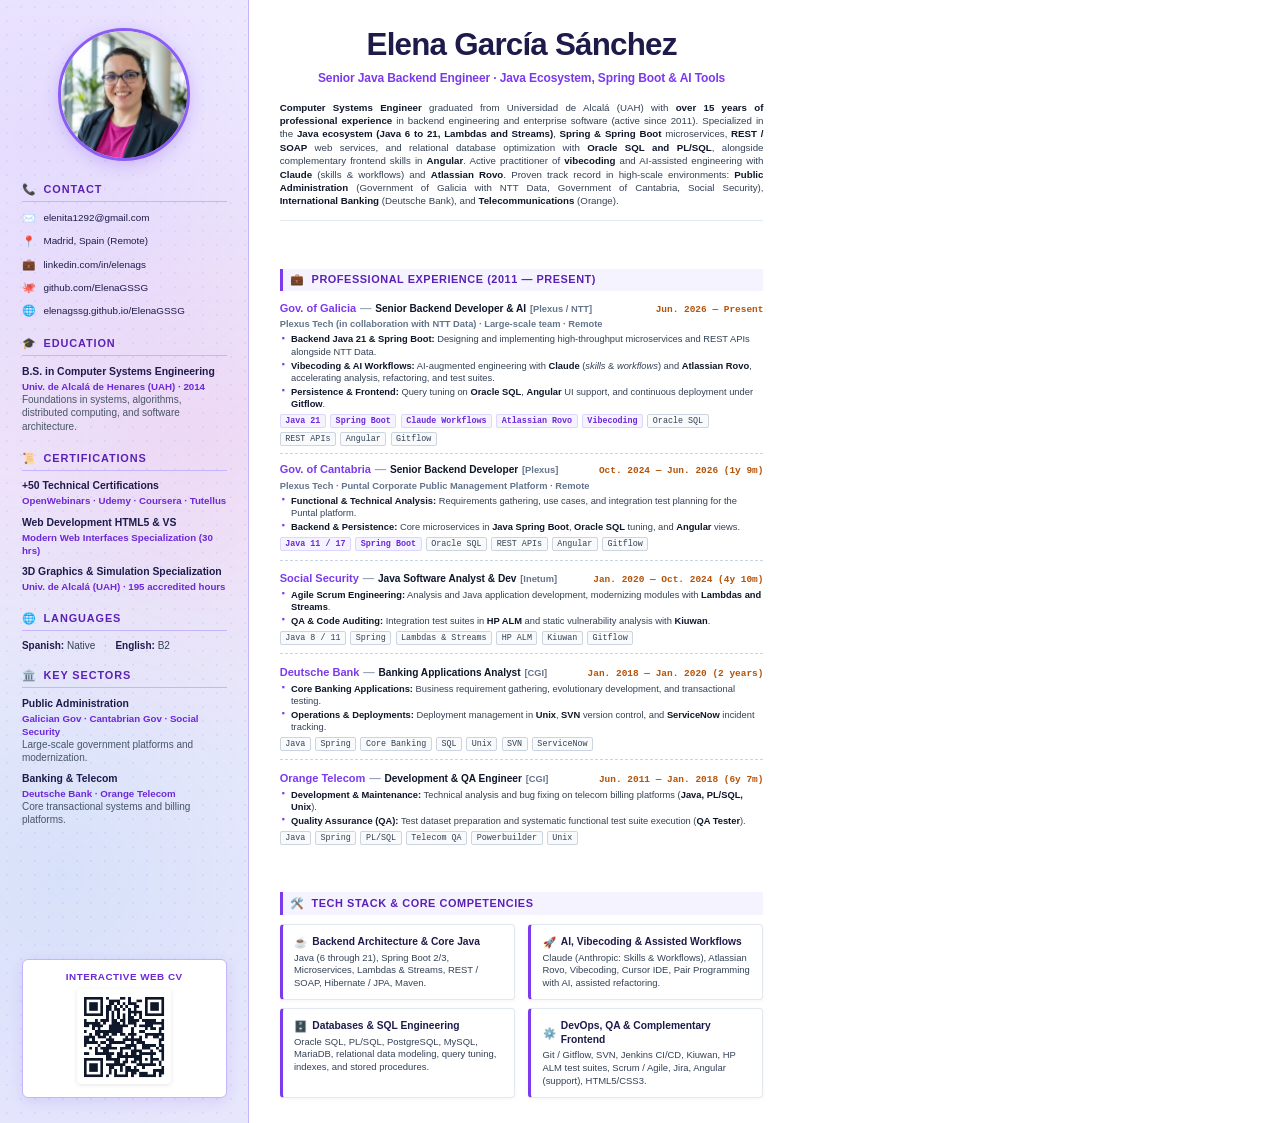
<file: cv-printable/index-en.html>
<!DOCTYPE html>
<html lang="en">
<head>
  <meta charset="UTF-8">
  <title>Resume — Elena García Sánchez (1 Page A4)</title>
  <meta name="viewport" content="width=device-width, initial-scale=1.0">
  <style>
    @page {
      size: A4 portrait;
      margin: 0;
    }

    *, *::before, *::after {
      box-sizing: border-box;
      margin: 0;
      padding: 0;
    }

    html, body {
      width: 210mm;
      height: 297mm;
      max-height: 297mm;
      margin: 0;
      padding: 0;
      background: #ffffff;
      color: #1e293b;
      font-family: -apple-system, BlinkMacSystemFont, "Segoe UI", Roboto, "Helvetica Neue", Arial, sans-serif;
      font-size: 8.6pt;
      line-height: 1.38;
      -webkit-print-color-adjust: exact;
      print-color-adjust: exact;
      overflow: hidden;
    }

    .cv-container {
      display: flex;
      width: 210mm;
      height: 297mm;
      max-height: 297mm;
      overflow: hidden;
    }

    /* ==========================================================================
       SIDEBAR (Left Column ~66mm) - Soft Lavender / Lilac Palette
       ========================================================================== */
    .cv-sidebar {
      width: 66mm;
      min-width: 66mm;
      max-width: 66mm;
      height: 297mm;
      background-color: #f5f3ff;
      background-image: 
        radial-gradient(circle at 18% 12%, rgba(139, 92, 246, 0.15) 0%, transparent 48%),
        radial-gradient(circle at 82% 40%, rgba(236, 72, 153, 0.10) 0%, transparent 45%),
        radial-gradient(circle at 25% 78%, rgba(2, 132, 199, 0.10) 0%, transparent 46%),
        radial-gradient(rgba(124, 58, 237, 0.08) 1px, transparent 1px),
        linear-gradient(180deg, #f5f3ff 0%, #ede9fe 100%);
      background-size: 100% 100%, 100% 100%, 100% 100%, 14px 14px, 100% 100%;
      color: #334155;
      padding: 7.5mm 5.8mm 6.5mm 5.8mm;
      display: flex;
      flex-direction: column;
      justify-content: space-between;
      border-right: 1.5px solid #c4b5fd;
      position: relative;
    }

    .avatar-wrapper {
      text-align: center;
      margin-bottom: 4.5mm;
    }

    .avatar-img {
      width: 35mm;
      height: 35mm;
      border-radius: 50%;
      object-fit: cover;
      border: 3px solid #8b5cf6;
      box-shadow: 0 4px 16px rgba(124, 58, 237, 0.25);
      display: inline-block;
    }

    .side-section {
      margin-bottom: 4.8mm;
    }

    .side-title {
      font-size: 8.2pt;
      font-weight: 800;
      text-transform: uppercase;
      letter-spacing: 0.08em;
      color: #5b21b6;
      border-bottom: 1.5px solid #c4b5fd;
      padding-bottom: 1.0mm;
      margin-bottom: 2.2mm;
      display: flex;
      align-items: center;
      gap: 1.8mm;
    }

    .side-item {
      font-size: 7.5pt;
      color: #475569;
      margin-bottom: 2.0mm;
      line-height: 1.34;
    }

    .side-item:last-child {
      margin-bottom: 0;
    }

    .side-item strong {
      color: #1e1b4b;
      display: block;
      font-size: 7.8pt;
    }

    .side-item em {
      font-style: normal;
      color: #6d28d9;
      font-size: 7.3pt;
      font-weight: 600;
      display: block;
      margin-top: 0.3mm;
    }

    .contact-row {
      display: flex;
      align-items: center;
      gap: 2.1mm;
      font-size: 7.4pt;
      color: #1e1b4b;
      font-weight: 500;
      margin-bottom: 2.2mm;
      word-break: break-all;
    }

    .contact-row:last-child {
      margin-bottom: 0;
    }

    .contact-row a {
      color: #1e1b4b;
      text-decoration: none;
    }

    .contact-icon {
      color: #7c3aed;
      font-size: 8.1pt;
      min-width: 3.6mm;
      text-align: center;
    }

    .lang-row {
      display: flex;
      align-items: baseline;
      gap: 2.3mm;
      font-size: 7.5pt;
      color: #334155;
      margin-top: 0.8mm;
    }

    .lang-row span strong {
      display: inline !important;
      color: #1e1b4b;
    }

    .qr-container {
      background: #ffffff;
      border: 1px solid #c4b5fd;
      border-radius: 6px;
      padding: 2.6mm 2.8mm 2.2mm 2.8mm;
      text-align: center;
      box-shadow: 0 4px 14px rgba(124, 58, 237, 0.12);
    }

    .qr-title {
      font-size: 7.4pt;
      font-weight: 800;
      color: #6d28d9;
      letter-spacing: 0.05em;
      text-transform: uppercase;
      margin-bottom: 1.5mm;
      text-align: center;
    }

    .qr-img-large {
      width: 25mm;
      height: 25mm;
      background: #ffffff;
      padding: 1.1mm;
      border-radius: 4px;
      display: inline-block;
      box-shadow: 0 1px 4px rgba(0, 0, 0, 0.1);
    }

    /* ==========================================================================
       MAIN CONTENT (Right Column ~144mm)
       ========================================================================== */
    .cv-main {
      width: 144mm;
      min-width: 144mm;
      max-width: 144mm;
      height: 297mm;
      padding: 7.5mm 8.0mm 6.5mm 8.0mm;
      display: flex;
      flex-direction: column;
      justify-content: space-between;
      overflow: hidden;
      background: #ffffff;
    }

    /* Header */
    .cv-header {
      margin-bottom: 0;
      border-bottom: 1.5px solid #e2e8f0;
      padding-bottom: 3.2mm;
      text-align: center;
    }

    .header-name {
      font-size: 23.5pt;
      font-weight: 800;
      color: #1e1b4b;
      letter-spacing: -0.025em;
      line-height: 1.1;
      margin-bottom: 1.8mm;
      text-align: center;
    }

    .header-role {
      font-size: 9.0pt;
      font-weight: 700;
      color: #7c3aed;
      margin-bottom: 3.8mm;
      text-align: center;
      letter-spacing: -0.01em;
    }

    .header-summary {
      font-size: 7.3pt;
      color: #334155;
      line-height: 1.38;
      text-align: justify;
    }

    .header-summary strong {
      color: #0f172a;
    }

    /* Section Titles */
    .main-section-title {
      font-size: 8.2pt;
      font-weight: 800;
      text-transform: uppercase;
      letter-spacing: 0.05em;
      color: #5b21b6;
      background: #f5f3ff;
      border-left: 3.5px solid #7c3aed;
      padding: 1.0mm 2.0mm;
      margin-bottom: 2.5mm;
      display: flex;
      align-items: center;
      gap: 1.8mm;
    }

    /* Jobs */
    .job-item {
      margin-bottom: 2.6mm;
      page-break-inside: avoid;
    }

    .job-header {
      display: flex;
      justify-content: space-between;
      align-items: baseline;
      gap: 2mm;
      margin-bottom: 0.5mm;
    }

    .job-title-group {
      display: flex;
      align-items: baseline;
      flex-wrap: nowrap;
      gap: 1mm;
      white-space: nowrap;
      overflow: hidden;
      flex: 1;
      min-width: 0;
    }

    .job-client-highlight {
      color: #7c3aed;
      font-weight: 800;
      font-size: 8.3pt;
    }

    .job-sep {
      color: #94a3b8;
      font-weight: 600;
    }

    .job-role-text {
      font-size: 7.6pt;
      font-weight: 700;
      color: #0f172a;
    }

    .job-company-tag {
      font-size: 7.0pt;
      font-weight: 600;
      color: #64748b;
    }

    .job-date {
      font-size: 7.1pt;
      font-family: ui-monospace, SFMono-Regular, Menlo, Monaco, Consolas, monospace;
      color: #b45309;
      font-weight: 700;
      white-space: nowrap;
      flex-shrink: 0;
    }

    .job-company-sub {
      font-size: 7.0pt;
      font-weight: 600;
      color: #64748b;
      margin-bottom: 0.6mm;
    }

    .job-bullets {
      list-style: none;
      padding-left: 0;
    }

    .job-bullet {
      font-size: 7.0pt;
      color: #334155;
      line-height: 1.32;
      position: relative;
      padding-left: 3.0mm;
      margin-bottom: 0.4mm;
    }

    .job-bullet::before {
      content: "▪";
      position: absolute;
      left: 0.5mm;
      color: #7c3aed;
      font-size: 6.8pt;
      top: -0.2mm;
    }

    .job-bullet strong {
      color: #0f172a;
    }

    .job-tags {
      display: flex;
      flex-wrap: wrap;
      gap: 1.1mm;
      margin-top: 1.0mm;
    }

    .job-tag {
      font-size: 6.3pt;
      font-family: ui-monospace, SFMono-Regular, Menlo, Monaco, Consolas, monospace;
      background: #f8fafc;
      color: #334155;
      border: 1px solid #cbd5e1;
      padding: 0.25mm 1.2mm;
      border-radius: 2px;
      line-height: 1.2;
    }

    .tag-accent {
      background: #f5f3ff;
      color: #6d28d9;
      border-color: #ddd6fe;
      font-weight: 700;
    }

    /* Skills Section & Cards */
    .skills-section {
      margin-top: 0;
    }

    .skills-grid {
      display: grid;
      grid-template-columns: 1fr 1fr;
      gap: 2.2mm 3.5mm;
    }

    .skill-card {
      background: #ffffff;
      border: 1px solid #e2e8f0;
      border-left: 3.5px solid #7c3aed;
      border-radius: 4px;
      padding: 2.5mm 3.0mm;
      box-shadow: 0 1px 4px rgba(0, 0, 0, 0.04);
    }

    .skill-card-title {
      font-size: 7.7pt;
      font-weight: 800;
      color: #1e1b4b;
      margin-bottom: 0.6mm;
      display: flex;
      align-items: center;
      gap: 1.4mm;
    }

    .skill-card-title span.icon {
      font-size: 7.9pt;
    }

    .skill-card-body {
      font-size: 7.1pt;
      line-height: 1.34;
      color: #334155;
    }
  </style>
</head>
<body>

  <div class="cv-container">
    
    <!-- ==========================================
         SIDEBAR (~66mm - Soft Lavender Palette)
         ========================================== -->
    <aside class="cv-sidebar">
      <div>
        <!-- Photo -->
        <div class="avatar-wrapper">
          <img src="assets/avatar.jpg" alt="Elena García Sánchez" class="avatar-img">
        </div>

        <!-- Contact Details -->
        <div class="side-section">
          <div class="side-title"><span>📞</span> Contact</div>
          <div class="contact-row">
            <span class="contact-icon">✉️</span>
            <span>elenita1292@gmail.com</span>
          </div>
          <div class="contact-row">
            <span class="contact-icon">📍</span>
            <span>Madrid, Spain (Remote)</span>
          </div>
          <div class="contact-row">
            <span class="contact-icon">💼</span>
            <span>linkedin.com/in/elenags</span>
          </div>
          <div class="contact-row">
            <span class="contact-icon">🐙</span>
            <span>github.com/ElenaGSSG</span>
          </div>
          <div class="contact-row">
            <span class="contact-icon">🌐</span>
            <span>elenagssg.github.io/ElenaGSSG</span>
          </div>
        </div>

        <!-- Education -->
        <div class="side-section">
          <div class="side-title"><span>🎓</span> Education</div>
          <div class="side-item">
            <strong>B.S. in Computer Systems Engineering</strong>
            <em>Univ. de Alcalá de Henares (UAH) · 2014</em>
            <span>Foundations in systems, algorithms, distributed computing, and software architecture.</span>
          </div>
        </div>

        <!-- Certifications & Continuing Education -->
        <div class="side-section">
          <div class="side-title"><span>📜</span> Certifications</div>
          <div class="side-item">
            <strong>+50 Technical Certifications</strong>
            <em>OpenWebinars · Udemy · Coursera · Tutellus</em>
          </div>
          <div class="side-item" style="margin-top: 2.2mm;">
            <strong>Web Development HTML5 & VS</strong>
            <em>Modern Web Interfaces Specialization (30 hrs)</em>
          </div>
          <div class="side-item" style="margin-top: 2.2mm;">
            <strong>3D Graphics & Simulation Specialization</strong>
            <em>Univ. de Alcalá (UAH) · 195 accredited hours</em>
          </div>
        </div>

        <!-- Languages -->
        <div class="side-section" style="margin-bottom: 4.0mm;">
          <div class="side-title"><span>🌐</span> Languages</div>
          <div class="lang-row">
            <span><strong>Spanish:</strong> Native</span>
            <span style="color: #94a3b8;">·</span>
            <span><strong>English:</strong> B2</span>
          </div>
        </div>

        <!-- Key Sectors -->
        <div class="side-section" style="margin-bottom: 0;">
          <div class="side-title"><span>🏛️</span> Key Sectors</div>
          <div class="side-item">
            <strong>Public Administration</strong>
            <em>Galician Gov · Cantabrian Gov · Social Security</em>
            <span>Large-scale government platforms and modernization.</span>
          </div>
          <div class="side-item" style="margin-top: 1.8mm;">
            <strong>Banking & Telecom</strong>
            <em>Deutsche Bank · Orange Telecom</em>
            <span>Core transactional systems and billing platforms.</span>
          </div>
        </div>
      </div>

      <!-- QR Code to Online Portfolio -->
      <div class="qr-container">
        <div class="qr-title">Interactive Web CV</div>
        <img src="assets/qr-portfolio.png" alt="QR Web CV" class="qr-img-large">
      </div>
    </aside>

    <!-- ==========================================
         MAIN CONTENT (~144mm)
         ========================================== -->
    <main class="cv-main">
      <!-- Personal Header -->
      <header class="cv-header">
        <h1 class="header-name">Elena García Sánchez</h1>
        <div class="header-role">Senior Java Backend Engineer · Java Ecosystem, Spring Boot & AI Tools</div>
        <p class="header-summary">
          <strong>Computer Systems Engineer</strong> graduated from Universidad de Alcalá (UAH) with <strong>over 15 years of professional experience</strong> in backend engineering and enterprise software (active since 2011). Specialized in the <strong>Java ecosystem (Java 6 to 21, Lambdas and Streams)</strong>, <strong>Spring & Spring Boot</strong> microservices, <strong>REST / SOAP</strong> web services, and relational database optimization with <strong>Oracle SQL and PL/SQL</strong>, alongside complementary frontend skills in <strong>Angular</strong>. Active practitioner of <strong>vibecoding</strong> and AI-assisted engineering with <strong>Claude</strong> (skills & workflows) and <strong>Atlassian Rovo</strong>. Proven track record in high-scale environments: <strong>Public Administration</strong> (Government of Galicia with NTT Data, Government of Cantabria, Social Security), <strong>International Banking</strong> (Deutsche Bank), and <strong>Telecommunications</strong> (Orange).
        </p>
      </header>

      <!-- Work Experience -->
      <section class="experience-section">
          <div class="main-section-title">
            <span>💼</span> Professional Experience (2011 — Present)
          </div>

          <!-- 1. Government of Galicia (Plexus Tech / NTT Data) -->
          <article class="job-item" style="border-bottom: 1px dashed #cbd5e1; padding-bottom: 1.8mm; margin-bottom: 2.2mm;">
            <div class="job-header">
              <div class="job-title-group">
                <span class="job-client-highlight">Gov. of Galicia</span>
                <span class="job-sep">—</span>
                <span class="job-role-text">Senior Backend Developer & AI</span>
                <span class="job-company-tag">[Plexus / NTT]</span>
              </div>
              <div class="job-date">Jun. 2026 — Present</div>
            </div>
            <div class="job-company-sub">Plexus Tech (in collaboration with NTT Data) · Large-scale team · Remote</div>
            <ul class="job-bullets">
              <li class="job-bullet"><strong>Backend Java 21 & Spring Boot:</strong> Designing and implementing high-throughput microservices and REST APIs alongside NTT Data.</li>
              <li class="job-bullet"><strong>Vibecoding & AI Workflows:</strong> AI-augmented engineering with <strong>Claude</strong> (<em>skills</em> & <em>workflows</em>) and <strong>Atlassian Rovo</strong>, accelerating analysis, refactoring, and test suites.</li>
              <li class="job-bullet"><strong>Persistence & Frontend:</strong> Query tuning on <strong>Oracle SQL</strong>, <strong>Angular</strong> UI support, and continuous deployment under <strong>Gitflow</strong>.</li>
            </ul>
            <div class="job-tags">
              <span class="job-tag tag-accent">Java 21</span>
              <span class="job-tag tag-accent">Spring Boot</span>
              <span class="job-tag tag-accent">Claude Workflows</span>
              <span class="job-tag tag-accent">Atlassian Rovo</span>
              <span class="job-tag tag-accent">Vibecoding</span>
              <span class="job-tag">Oracle SQL</span>
              <span class="job-tag">REST APIs</span>
              <span class="job-tag">Angular</span>
              <span class="job-tag">Gitflow</span>
            </div>
          </article>

          <!-- 2. Government of Cantabria (Plexus Tech) -->
          <article class="job-item" style="border-bottom: 1px dashed #cbd5e1; padding-bottom: 2.2mm; margin-bottom: 2.8mm;">
            <div class="job-header">
              <div class="job-title-group">
                <span class="job-client-highlight">Gov. of Cantabria</span>
                <span class="job-sep">—</span>
                <span class="job-role-text">Senior Backend Developer</span>
                <span class="job-company-tag">[Plexus]</span>
              </div>
              <div class="job-date">Oct. 2024 — Jun. 2026 (1y 9m)</div>
            </div>
            <div class="job-company-sub">Plexus Tech · Puntal Corporate Public Management Platform · Remote</div>
            <ul class="job-bullets">
              <li class="job-bullet"><strong>Functional & Technical Analysis:</strong> Requirements gathering, use cases, and integration test planning for the Puntal platform.</li>
              <li class="job-bullet"><strong>Backend & Persistence:</strong> Core microservices in <strong>Java Spring Boot</strong>, <strong>Oracle SQL</strong> tuning, and <strong>Angular</strong> views.</li>
            </ul>
            <div class="job-tags">
              <span class="job-tag tag-accent">Java 11 / 17</span>
              <span class="job-tag tag-accent">Spring Boot</span>
              <span class="job-tag">Oracle SQL</span>
              <span class="job-tag">REST APIs</span>
              <span class="job-tag">Angular</span>
              <span class="job-tag">Gitflow</span>
            </div>
          </article>

          <!-- 3. Social Security (Inetum / GrupoSolutia) -->
          <article class="job-item" style="border-bottom: 1px dashed #cbd5e1; padding-bottom: 2.2mm; margin-bottom: 2.8mm;">
            <div class="job-header">
              <div class="job-title-group">
                <span class="job-client-highlight">Social Security</span>
                <span class="job-sep">—</span>
                <span class="job-role-text">Java Software Analyst & Dev</span>
                <span class="job-company-tag">[Inetum]</span>
              </div>
              <span class="job-date">Jan. 2020 — Oct. 2024 (4y 10m)</span>
            </div>
            <ul class="job-bullets">
              <li class="job-bullet"><strong>Agile Scrum Engineering:</strong> Analysis and Java application development, modernizing modules with <strong>Lambdas and Streams</strong>.</li>
              <li class="job-bullet"><strong>QA & Code Auditing:</strong> Integration test suites in <strong>HP ALM</strong> and static vulnerability analysis with <strong>Kiuwan</strong>.</li>
            </ul>
            <div class="job-tags">
              <span class="job-tag">Java 8 / 11</span>
              <span class="job-tag">Spring</span>
              <span class="job-tag">Lambdas & Streams</span>
              <span class="job-tag">HP ALM</span>
              <span class="job-tag">Kiuwan</span>
              <span class="job-tag">Gitflow</span>
            </div>
          </article>

          <!-- 4. Deutsche Bank (CGI) -->
          <article class="job-item" style="border-bottom: 1px dashed #cbd5e1; padding-bottom: 2.2mm; margin-bottom: 2.8mm;">
            <div class="job-header">
              <div class="job-title-group">
                <span class="job-client-highlight">Deutsche Bank</span>
                <span class="job-sep">—</span>
                <span class="job-role-text">Banking Applications Analyst</span>
                <span class="job-company-tag">[CGI]</span>
              </div>
              <span class="job-date">Jan. 2018 — Jan. 2020 (2 years)</span>
            </div>
            <ul class="job-bullets">
              <li class="job-bullet"><strong>Core Banking Applications:</strong> Business requirement gathering, evolutionary development, and transactional testing.</li>
              <li class="job-bullet"><strong>Operations & Deployments:</strong> Deployment management in <strong>Unix</strong>, <strong>SVN</strong> version control, and <strong>ServiceNow</strong> incident tracking.</li>
            </ul>
            <div class="job-tags">
              <span class="job-tag">Java</span>
              <span class="job-tag">Spring</span>
              <span class="job-tag">Core Banking</span>
              <span class="job-tag">SQL</span>
              <span class="job-tag">Unix</span>
              <span class="job-tag">SVN</span>
              <span class="job-tag">ServiceNow</span>
            </div>
          </article>

          <!-- 5. Orange (CGI) -->
          <article class="job-item" style="margin-bottom: 0;">
            <div class="job-header">
              <div class="job-title-group">
                <span class="job-client-highlight">Orange Telecom</span>
                <span class="job-sep">—</span>
                <span class="job-role-text">Development & QA Engineer</span>
                <span class="job-company-tag">[CGI]</span>
              </div>
              <span class="job-date">Jun. 2011 — Jan. 2018 (6y 7m)</span>
            </div>
            <ul class="job-bullets">
              <li class="job-bullet"><strong>Development & Maintenance:</strong> Technical analysis and bug fixing on telecom billing platforms (<strong>Java, PL/SQL, Unix</strong>).</li>
              <li class="job-bullet"><strong>Quality Assurance (QA):</strong> Test dataset preparation and systematic functional test suite execution (<strong>QA Tester</strong>).</li>
            </ul>
            <div class="job-tags">
              <span class="job-tag">Java</span>
              <span class="job-tag">Spring</span>
              <span class="job-tag">PL/SQL</span>
              <span class="job-tag">Telecom QA</span>
              <span class="job-tag">Powerbuilder</span>
              <span class="job-tag">Unix</span>
            </div>
          </article>
        </section>

      <!-- Tech Stack & Technical Specialization -->
      <section class="skills-section">
        <div class="main-section-title">
          <span>🛠️</span> Tech Stack & Core Competencies
        </div>
        <div class="skills-grid">
          <div class="skill-card">
            <div class="skill-card-title"><span class="icon">☕</span> Backend Architecture & Core Java</div>
            <div class="skill-card-body">
              Java (6 through 21), Spring Boot 2/3, Microservices, Lambdas & Streams, REST / SOAP, Hibernate / JPA, Maven.
            </div>
          </div>
          <div class="skill-card">
            <div class="skill-card-title"><span class="icon">🚀</span> AI, Vibecoding & Assisted Workflows</div>
            <div class="skill-card-body">
              Claude (Anthropic: Skills & Workflows), Atlassian Rovo, Vibecoding, Cursor IDE, Pair Programming with AI, assisted refactoring.
            </div>
          </div>
          <div class="skill-card">
            <div class="skill-card-title"><span class="icon">🗄️</span> Databases & SQL Engineering</div>
            <div class="skill-card-body">
              Oracle SQL, PL/SQL, PostgreSQL, MySQL, MariaDB, relational data modeling, query tuning, indexes, and stored procedures.
            </div>
          </div>
          <div class="skill-card">
            <div class="skill-card-title"><span class="icon">⚙️</span> DevOps, QA & Complementary Frontend</div>
            <div class="skill-card-body">
              Git / Gitflow, SVN, Jenkins CI/CD, Kiuwan, HP ALM test suites, Scrum / Agile, Jira, Angular (support), HTML5/CSS3.
            </div>
          </div>
        </div>
      </section>
    </main>

  </div>

</body>
</html>
</file>
<file: styles.css>
/* ==========================================================================
   Elena García Sánchez — Interactive CV & Executive Portfolio
   Ultra-modern Executive Luminous Light Theme (Lilac / Violet / Rose / Slate)
   ========================================================================== */

:root {
  --bg-primary: #eef2f9;
  --bg-secondary: #e2e8f5;
  --bg-card: rgba(255, 255, 255, 0.92);
  --bg-card-hover: #ffffff;
  --border-subtle: rgba(124, 58, 237, 0.16);
  --border-accent: rgba(124, 58, 237, 0.42);
  --border-glow: rgba(168, 85, 247, 0.5);

  --accent-purple: #7c3aed;
  --accent-violet: #8b5cf6;
  --accent-fuchsia: #db2777;
  --accent-cyan: #0284c7;
  --accent-emerald: #059669;
  --accent-amber: #d97706;

  --text-primary: #0f172a;
  --text-secondary: #475569;
  --text-muted: #64748b;
  --text-white: #0f172a;

  --radius-sm: 6px;
  --radius-md: 10px;
  --radius-lg: 16px;
  --radius-xl: 24px;
  --radius-full: 9999px;

  --font-sans: 'Inter', -apple-system, BlinkMacSystemFont, 'Segoe UI', Roboto, sans-serif;
  --font-mono: 'JetBrains Mono', 'Fira Code', monospace;

  --shadow-sm: 0 4px 14px rgba(124, 58, 237, 0.06);
  --shadow-md: 0 10px 30px rgba(124, 58, 237, 0.09), 0 2px 8px rgba(15, 23, 42, 0.04);
  --shadow-glow: 0 0 35px rgba(124, 58, 237, 0.15);
  --transition: all 0.25s cubic-bezier(0.16, 1, 0.3, 1);
}

/* Reset & Base */
*, *::before, *::after {
  box-sizing: border-box;
  margin: 0;
  padding: 0;
}

html {
  font-size: 16px;
  scroll-behavior: smooth;
  background-color: var(--bg-primary);
  color: var(--text-primary);
  font-family: var(--font-sans);
  line-height: 1.6;
  overflow-x: hidden;
  max-width: 100%;
}

body {
  min-height: 100vh;
  display: flex;
  flex-direction: column;
  background: radial-gradient(circle at 12% 10%, #f1f4fb 0%, #e8eef8 45%, #e1e7f3 100%);
  background-color: var(--bg-primary);
  position: relative;
  overflow-x: hidden;
  max-width: 100%;
}

/* Background Dynamic Canvas & Ambient Luminous Glow */
.ambient-glow-wrapper {
  position: fixed;
  inset: 0;
  width: 100%;
  height: 100%;
  overflow: hidden;
  z-index: 0;
  pointer-events: none;
}

.glow-orb {
  position: absolute;
  border-radius: 50%;
  filter: blur(95px);
  opacity: 0.72;
  animation: floatOrb 22s ease-in-out infinite alternate;
}

.orb-1 {
  width: 680px;
  height: 680px;
  background: radial-gradient(circle, rgba(147, 51, 234, 0.48) 0%, rgba(192, 132, 252, 0.2) 55%, transparent 75%);
  top: -120px;
  left: -120px;
}

.orb-2 {
  width: 580px;
  height: 580px;
  background: radial-gradient(circle, rgba(236, 72, 153, 0.42) 0%, rgba(244, 114, 182, 0.16) 55%, transparent 75%);
  top: 32%;
  right: -150px;
  animation-duration: 28s;
  animation-delay: -6s;
}

.orb-3 {
  width: 720px;
  height: 720px;
  background: radial-gradient(circle, rgba(14, 165, 233, 0.38) 0%, rgba(56, 189, 248, 0.16) 55%, transparent 75%);
  bottom: -150px;
  left: 15%;
  animation-duration: 24s;
  animation-delay: -12s;
}

.orb-4 {
  width: 520px;
  height: 520px;
  background: radial-gradient(circle, rgba(245, 158, 11, 0.32) 0%, rgba(251, 191, 36, 0.12) 55%, transparent 75%);
  top: 60%;
  right: 18%;
  animation-duration: 30s;
  animation-delay: -16s;
}

@keyframes floatOrb {
  0% { transform: translate(0, 0) scale(1); }
  50% { transform: translate(45px, 60px) scale(1.08); }
  100% { transform: translate(-35px, -45px) scale(0.95); }
}

#bg-canvas {
  position: fixed;
  inset: 0;
  width: 100%;
  height: 100%;
  z-index: 1;
  pointer-events: none;
}

/* Layout Containers */
.container {
  width: 100%;
  max-width: 1200px;
  margin: 0 auto;
  padding: 0 1.5rem;
  position: relative;
  z-index: 2;
}

/* Header & Navigation */
.header {
  position: sticky;
  top: 0;
  z-index: 100;
  backdrop-filter: blur(18px);
  -webkit-backdrop-filter: blur(18px);
  background: rgba(235, 240, 249, 0.9);
  border-bottom: 1px solid rgba(139, 92, 246, 0.18);
  box-shadow: 0 4px 20px rgba(15, 23, 42, 0.05);
  transition: var(--transition);
}

.nav-container {
  display: flex !important;
  align-items: center;
  justify-content: space-between;
  height: 4.5rem;
  gap: 1.5rem;
  flex-wrap: nowrap;
}

.brand {
  font-size: 1.25rem;
  font-weight: 700;
  color: #1e1b4b;
  text-decoration: none;
  display: flex;
  align-items: center;
  gap: 0.5rem;
  letter-spacing: -0.02em;
  white-space: nowrap;
  flex-shrink: 0;
}

.brand span {
  background: linear-gradient(135deg, #1e1b4b 30%, var(--accent-purple) 100%);
  -webkit-background-clip: text;
  -webkit-text-fill-color: transparent;
}

.nav-menu {
  display: flex;
  list-style: none;
  gap: 1.8rem;
  align-items: center;
  margin: 0;
  padding: 0;
  flex-shrink: 1;
}

.nav-link {
  color: var(--text-secondary);
  text-decoration: none;
  font-size: 0.92rem;
  font-weight: 600;
  transition: var(--transition);
  position: relative;
  padding: 0.25rem 0;
}

.nav-link:hover,
.nav-link.active {
  color: var(--accent-purple);
}

.nav-link::after {
  content: '';
  position: absolute;
  bottom: -2px;
  left: 0;
  width: 0;
  height: 2px;
  background: linear-gradient(90deg, var(--accent-purple), var(--accent-fuchsia));
  transition: width 0.25s ease;
  border-radius: var(--radius-full);
}

.nav-link:hover::after,
.nav-link.active::after {
  width: 100%;
}

.nav-cta {
  display: flex;
  align-items: center;
  gap: 0.8rem;
}

/* Language Switcher */
.lang-switcher {
  display: flex;
  background: #ede9fe;
  border: 1px solid rgba(124, 58, 237, 0.2);
  border-radius: var(--radius-full);
  padding: 3px;
  gap: 2px;
}

.lang-btn {
  background: transparent;
  border: none;
  color: #6d28d9;
  font-size: 0.78rem;
  font-weight: 700;
  padding: 0.25rem 0.65rem;
  border-radius: var(--radius-full);
  cursor: pointer;
  transition: var(--transition);
}

.lang-btn.active {
  background: linear-gradient(135deg, var(--accent-purple), var(--accent-violet));
  color: #ffffff;
  box-shadow: 0 2px 8px rgba(124, 58, 237, 0.35);
}

/* Hero Section */
.hero {
  padding: 4.8rem 0 3.5rem;
  position: relative;
  z-index: 2;
}

.hero-grid {
  display: grid;
  grid-template-columns: 260px 1fr;
  gap: 3.5rem;
  align-items: center;
}

.hero-avatar-wrapper {
  position: relative;
  width: 250px;
  height: 250px;
  margin: 0 auto;
}

.hero-avatar {
  width: 100%;
  height: 100%;
  border-radius: var(--radius-xl);
  object-fit: cover;
  border: 3px solid #ffffff;
  box-shadow: 0 10px 30px rgba(124, 58, 237, 0.15), 0 4px 12px rgba(0, 0, 0, 0.08);
  position: relative;
  z-index: 2;
  transition: var(--transition);
}

.hero-avatar-wrapper:hover .hero-avatar {
  border-color: #ede9fe;
  transform: translateY(-4px) scale(1.02);
  box-shadow: 0 16px 40px rgba(124, 58, 237, 0.22);
}

.status-indicator {
  position: absolute;
  bottom: -10px;
  right: -10px;
  background: #ffffff;
  border: 1px solid #a7f3d0;
  padding: 0.4rem 0.85rem;
  border-radius: var(--radius-full);
  display: flex;
  align-items: center;
  gap: 0.45rem;
  font-size: 0.8rem;
  font-weight: 700;
  color: #065f46;
  z-index: 3;
  backdrop-filter: blur(8px);
  box-shadow: 0 4px 12px rgba(0, 0, 0, 0.08);
}

.status-dot {
  width: 8px;
  height: 8px;
  background-color: var(--accent-emerald);
  border-radius: 50%;
  box-shadow: 0 0 8px var(--accent-emerald);
  animation: pulseDot 2s infinite;
}

@keyframes pulseDot {
  0% { transform: scale(0.95); opacity: 0.8; }
  50% { transform: scale(1.2); opacity: 1; }
  100% { transform: scale(0.95); opacity: 0.8; }
}

.hero-title {
  font-size: 3rem;
  font-weight: 800;
  line-height: 1.15;
  letter-spacing: -0.03em;
  margin-bottom: 0.75rem;
  color: #1e1b4b;
}

.hero-subtitle {
  font-size: 1.28rem;
  font-weight: 700;
  color: var(--accent-purple);
  margin-bottom: 1.5rem;
  letter-spacing: -0.01em;
}

.hero-pills {
  display: flex;
  flex-wrap: wrap;
  gap: 0.6rem;
  margin-bottom: 2rem;
}

.hero-pill {
  background: rgba(255, 255, 255, 0.92);
  border: 1px solid var(--border-subtle);
  color: var(--text-secondary);
  font-size: 0.82rem;
  font-weight: 600;
  padding: 0.4rem 0.95rem;
  border-radius: var(--radius-full);
  display: inline-flex;
  align-items: center;
  gap: 0.45rem;
  box-shadow: 0 2px 6px rgba(15, 23, 42, 0.04);
  backdrop-filter: blur(8px);
  transition: var(--transition);
}

.hero-pill:hover {
  transform: translateY(-2px);
  box-shadow: 0 4px 12px rgba(124, 58, 237, 0.12);
}

.hero-pill-company {
  background: rgba(238, 242, 255, 0.95);
  border: 1px solid rgba(99, 102, 241, 0.4);
  color: #4338ca;
}

.hero-pill-core {
  background: rgba(254, 243, 199, 0.95);
  border: 1px solid rgba(245, 158, 11, 0.45);
  color: #b45309;
  font-weight: 700;
}

.hero-pill-ai {
  background: linear-gradient(135deg, rgba(245, 243, 255, 0.98), rgba(253, 242, 248, 0.98));
  border: 1.5px solid #a855f7;
  color: #7e22ce;
  box-shadow: 0 2px 12px rgba(168, 85, 247, 0.2);
  font-weight: 700;
}

.hero-pill-edu {
  background: rgba(236, 253, 245, 0.95);
  border: 1px solid rgba(16, 185, 129, 0.4);
  color: #047857;
}

.hero-pill-exp {
  background: rgba(245, 243, 255, 0.95);
  border: 1px solid rgba(139, 92, 246, 0.4);
  color: #6d28d9;
}

.hero-pill-angular {
  background: rgba(254, 242, 242, 0.95);
  border: 1px solid rgba(239, 68, 68, 0.4);
  color: #b91c1c;
}

.hero-pill-location {
  background: rgba(240, 249, 255, 0.95);
  border: 1px solid rgba(14, 165, 233, 0.4);
  color: #0369a1;
}

.hero-pill-lang {
  background: rgba(248, 250, 252, 0.95);
  border: 1px solid rgba(148, 163, 184, 0.45);
  color: #334155;
}

.hero-actions {
  display: flex;
  flex-wrap: wrap;
  gap: 0.85rem;
}

/* Buttons */
.btn {
  display: inline-flex;
  align-items: center;
  gap: 0.5rem;
  padding: 0.7rem 1.35rem;
  font-size: 0.92rem;
  font-weight: 600;
  border-radius: var(--radius-md);
  text-decoration: none;
  cursor: pointer;
  transition: var(--transition);
  border: 1px solid transparent;
}

.btn-primary {
  background: linear-gradient(135deg, var(--accent-purple), var(--accent-violet));
  color: #ffffff;
  box-shadow: 0 4px 16px rgba(124, 58, 237, 0.35);
}

.btn-primary:hover {
  transform: translateY(-2px);
  box-shadow: 0 6px 22px rgba(124, 58, 237, 0.45);
  background: linear-gradient(135deg, #6d28d9, var(--accent-violet));
}

.btn-outline {
  background: #ffffff;
  border-color: #c4b5fd;
  color: #334155;
  box-shadow: 0 2px 8px rgba(0, 0, 0, 0.04);
}

.btn-outline:hover {
  background: #f5f3ff;
  border-color: var(--accent-purple);
  color: var(--accent-purple);
  transform: translateY(-2px);
  box-shadow: 0 4px 12px rgba(124, 58, 237, 0.15);
}

.btn-linkedin {
  background: #eff6ff;
  border-color: #bfdbfe;
  color: #1d4ed8;
  box-shadow: 0 2px 8px rgba(0, 0, 0, 0.04);
}

.btn-linkedin:hover {
  background: #0a66c2;
  border-color: #0a66c2;
  color: #ffffff;
  transform: translateY(-2px);
  box-shadow: 0 4px 16px rgba(10, 102, 194, 0.35);
}

/* Sections Global */
.section {
  padding: 4.5rem 0;
  position: relative;
  z-index: 2;
}

.section-header {
  margin-bottom: 2.5rem;
}

.section-tag {
  color: var(--accent-purple);
  font-size: 0.82rem;
  font-weight: 700;
  text-transform: uppercase;
  letter-spacing: 0.1em;
  margin-bottom: 0.4rem;
}

.section-title {
  font-size: 2.1rem;
  font-weight: 800;
  color: #1e1b4b;
  letter-spacing: -0.02em;
}

/* Summary Card & Metrics */
.summary-card {
  background: var(--bg-card);
  border: 1px solid var(--border-subtle);
  border-radius: var(--radius-lg);
  padding: 2.5rem;
  backdrop-filter: blur(12px);
  box-shadow: var(--shadow-md);
}

.summary-card p {
  color: #334155;
  font-size: 1.05rem;
  line-height: 1.75;
  margin-bottom: 1.4rem;
}

.summary-card p strong {
  color: #0f172a;
  font-weight: 700;
}

.metrics-grid {
  display: grid;
  grid-template-columns: repeat(auto-fit, minmax(200px, 1fr));
  gap: 1.5rem;
  margin-top: 2rem;
  padding-top: 2rem;
  border-top: 1px solid var(--border-subtle);
}

.metric-card {
  background: rgba(255, 255, 255, 0.94);
  border: 1px solid var(--border-subtle);
  border-radius: var(--radius-md);
  padding: 1.3rem;
  text-align: center;
  box-shadow: 0 2px 8px rgba(15, 23, 42, 0.04);
  transition: var(--transition);
  position: relative;
  overflow: hidden;
}

.metric-card:nth-child(1) { border-top: 3.5px solid #7c3aed; }
.metric-card:nth-child(2) { border-top: 3.5px solid #d97706; }
.metric-card:nth-child(3) { border-top: 3.5px solid #0284c7; }
.metric-card:nth-child(4) { border-top: 3.5px solid #db2777; }

.metric-card:hover {
  border-color: var(--border-accent);
  transform: translateY(-3px);
  box-shadow: 0 6px 18px rgba(124, 58, 237, 0.12);
}

.metric-number {
  font-size: 1.85rem;
  font-weight: 800;
  color: var(--accent-purple);
  display: block;
  margin-bottom: 0.25rem;
  letter-spacing: -0.02em;
}

.metric-label {
  font-size: 0.82rem;
  color: var(--text-secondary);
  font-weight: 600;
}

/* Timeline Section */
.timeline-filters {
  display: flex;
  flex-wrap: wrap;
  gap: 0.6rem;
  margin-bottom: 2.5rem;
}

.filter-btn {
  background: rgba(255, 255, 255, 0.88);
  border: 1px solid #cbd5e1;
  color: var(--text-secondary);
  font-size: 0.85rem;
  font-weight: 600;
  padding: 0.5rem 1.1rem;
  border-radius: var(--radius-full);
  cursor: pointer;
  box-shadow: 0 2px 6px rgba(15, 23, 42, 0.04);
  transition: var(--transition);
}

.filter-btn:hover {
  color: var(--accent-purple);
  border-color: var(--accent-purple);
  background: #f5f3ff;
}

.filter-btn.active {
  background: linear-gradient(135deg, var(--accent-purple), var(--accent-violet));
  border-color: transparent;
  color: #ffffff;
  box-shadow: 0 3px 12px rgba(124, 58, 237, 0.35);
}

.timeline {
  position: relative;
  padding-left: 2rem;
}

.timeline::before {
  content: '';
  position: absolute;
  top: 0;
  bottom: 0;
  left: 6px;
  width: 2px;
  background: linear-gradient(180deg, var(--accent-purple) 0%, rgba(124, 58, 237, 0.15) 100%);
}

.timeline-item {
  position: relative;
  margin-bottom: 2.5rem;
  transition: var(--transition);
}

.timeline-item.hidden {
  display: none;
}

.timeline-marker {
  position: absolute;
  top: 1.6rem;
  left: -2rem;
  width: 14px;
  height: 14px;
  border-radius: 50%;
  background: #ffffff;
  border: 3px solid var(--accent-purple);
  box-shadow: 0 0 10px rgba(124, 58, 237, 0.4);
  transform: translateX(-5px);
  z-index: 2;
  transition: var(--transition);
}

.timeline-item:hover .timeline-marker {
  background: var(--accent-purple);
  transform: translateX(-5px) scale(1.25);
}

.timeline-card {
  background: var(--bg-card);
  border: 1px solid var(--border-subtle);
  border-radius: var(--radius-lg);
  padding: 2rem;
  backdrop-filter: blur(12px);
  box-shadow: var(--shadow-sm);
  transition: var(--transition);
}

.timeline-card:hover {
  border-color: var(--border-accent);
  transform: translateX(4px);
  box-shadow: var(--shadow-md), 0 0 24px rgba(124, 58, 237, 0.1);
}

.timeline-header {
  display: flex;
  justify-content: space-between;
  align-items: flex-start;
  gap: 1.5rem;
  margin-bottom: 1.2rem;
}

.timeline-badge {
  display: inline-block;
  font-size: 0.72rem;
  font-weight: 700;
  text-transform: uppercase;
  letter-spacing: 0.05em;
  padding: 0.25rem 0.65rem;
  border-radius: var(--radius-sm);
  margin-bottom: 0.5rem;
}

.badge-galicia {
  background: linear-gradient(135deg, #ecfdf5, #f0fdf4);
  border: 1px solid #10b981;
  color: #047857;
  box-shadow: 0 2px 8px rgba(16, 185, 129, 0.15);
}

.badge-cantabria {
  background: #eff6ff;
  border: 1px solid #93c5fd;
  color: #1d4ed8;
}

.badge-ss {
  background: #f5f3ff;
  border: 1px solid #c4b5fd;
  color: #6d28d9;
}

.badge-public {
  background: #ecfdf5;
  border: 1px solid #a7f3d0;
  color: #047857;
}

.badge-bank {
  background: #fffbeb;
  border: 1px solid #fde68a;
  color: #b45309;
}

.badge-telecom {
  background: #fff7ed;
  border: 1px solid #fed7aa;
  color: #c2410c;
}

.role-title {
  font-size: 1.25rem;
  font-weight: 800;
  color: #1e1b4b;
  margin-bottom: 0.25rem;
}

.company-name {
  font-size: 0.95rem;
  font-weight: 600;
  color: var(--text-secondary);
}

.timeline-date {
  font-size: 0.85rem;
  font-family: var(--font-mono);
  color: #b45309;
  white-space: nowrap;
  font-weight: 700;
}

.role-bullets {
  list-style: none;
  margin-bottom: 1.4rem;
}

.role-bullets li {
  position: relative;
  padding-left: 1.4rem;
  color: #334155;
  font-size: 0.95rem;
  margin-bottom: 0.6rem;
  line-height: 1.6;
}

.role-bullets li::before {
  content: '▹';
  position: absolute;
  left: 0;
  color: var(--accent-purple);
  font-size: 1.1rem;
  top: -1px;
}

.role-bullets li strong {
  color: #0f172a;
}

.tech-tags {
  display: flex;
  flex-wrap: wrap;
  gap: 0.45rem;
}

.tech-tag {
  background: rgba(255, 255, 255, 0.9);
  border: 1px solid #cbd5e1;
  color: #334155;
  font-size: 0.78rem;
  font-family: var(--font-mono);
  padding: 0.25rem 0.65rem;
  border-radius: var(--radius-sm);
  transition: var(--transition);
}

.tech-tag:hover {
  background: #f5f3ff;
  border-color: var(--accent-purple);
  color: var(--accent-purple);
  transform: translateY(-2px);
}

.tech-tag-accent {
  background: #f5f3ff;
  border-color: #ddd6fe;
  color: #6d28d9;
  font-weight: 700;
}

.tech-tag-ai {
  background: linear-gradient(135deg, #f5f3ff, #fdf2f8);
  border-color: #d8b4fe;
  color: #7e22ce;
  font-weight: 700;
  box-shadow: 0 1px 4px rgba(168, 85, 247, 0.12);
}

.tech-tag-java {
  background: #fef3c7;
  border-color: #fcd34d;
  color: #92400e;
  font-weight: 700;
}

/* Skills Grid */
.skills-container-grid {
  display: grid;
  grid-template-columns: repeat(auto-fit, minmax(270px, 1fr));
  gap: 1.8rem;
}

.skills-category-card {
  background: var(--bg-card);
  border: 1px solid var(--border-subtle);
  border-radius: var(--radius-lg);
  padding: 2rem;
  backdrop-filter: blur(12px);
  box-shadow: var(--shadow-sm);
  transition: var(--transition);
}

.skills-category-card:nth-child(1) { border-left: 4.5px solid #d97706; }
.skills-category-card:nth-child(2) { border-left: 4.5px solid #a855f7; box-shadow: 0 4px 18px rgba(168, 85, 247, 0.12); }
.skills-category-card:nth-child(3) { border-left: 4.5px solid #0284c7; }
.skills-category-card:nth-child(4) { border-left: 4.5px solid #ef4444; }
.skills-category-card:nth-child(5) { border-left: 4.5px solid #10b981; }

.skills-category-card:hover {
  border-color: var(--border-accent);
  transform: translateY(-4px);
  box-shadow: var(--shadow-md), 0 0 24px rgba(124, 58, 237, 0.12);
}

.skills-category-header {
  display: flex;
  align-items: center;
  gap: 0.8rem;
  margin-bottom: 1.4rem;
}

.category-icon {
  font-size: 1.5rem;
}

.category-title {
  font-size: 1.15rem;
  font-weight: 800;
  color: #1e1b4b;
}

.skills-list {
  display: flex;
  flex-wrap: wrap;
  gap: 0.5rem;
}

.skill-pill {
  background: rgba(255, 255, 255, 0.9);
  border: 1px solid #cbd5e1;
  color: #334155;
  font-size: 0.82rem;
  padding: 0.35rem 0.75rem;
  border-radius: var(--radius-md);
  font-weight: 600;
  box-shadow: 0 1px 3px rgba(15, 23, 42, 0.03);
  transition: var(--transition);
}

.skill-pill:hover {
  background: #f5f3ff;
  border-color: var(--accent-purple);
  color: var(--accent-purple);
  transform: translateY(-2px);
}

/* Education & Certs Grid */
.edu-grid {
  display: grid;
  grid-template-columns: repeat(auto-fit, minmax(320px, 1fr));
  gap: 1.8rem;
}

.edu-card {
  background: var(--bg-card);
  border: 1px solid var(--border-subtle);
  border-radius: var(--radius-lg);
  padding: 2rem;
  backdrop-filter: blur(12px);
  box-shadow: var(--shadow-sm);
  transition: var(--transition);
}

.edu-card:hover {
  border-color: var(--border-accent);
  transform: translateY(-4px);
  box-shadow: var(--shadow-md);
}

.edu-year {
  font-family: var(--font-mono);
  font-size: 0.82rem;
  color: #b45309;
  font-weight: 700;
  margin-bottom: 0.5rem;
}

.edu-title {
  font-size: 1.2rem;
  font-weight: 800;
  color: #1e1b4b;
  margin-bottom: 0.35rem;
}

.edu-school {
  font-size: 0.95rem;
  color: var(--accent-purple);
  font-weight: 600;
  margin-bottom: 0.75rem;
}

.edu-desc {
  font-size: 0.9rem;
  color: var(--text-secondary);
  line-height: 1.6;
}

/* Contact Section */
.contact-grid {
  display: grid;
  grid-template-columns: repeat(auto-fit, minmax(230px, 1fr));
  gap: 1.5rem;
}

.contact-card {
  background: var(--bg-card);
  border: 1px solid var(--border-subtle);
  border-radius: var(--radius-lg);
  padding: 1.8rem;
  text-align: center;
  text-decoration: none;
  box-shadow: var(--shadow-sm);
  transition: var(--transition);
  display: block;
}

.contact-card:hover {
  border-color: var(--accent-purple);
  transform: translateY(-4px);
  box-shadow: var(--shadow-md), 0 0 24px rgba(124, 58, 237, 0.15);
}

.contact-card-icon {
  font-size: 2rem;
  margin-bottom: 0.8rem;
  display: block;
}

.contact-card-title {
  font-size: 1.05rem;
  font-weight: 800;
  color: #1e1b4b;
  margin-bottom: 0.35rem;
}

.contact-card-val {
  font-size: 0.88rem;
  color: var(--text-secondary);
  word-break: break-all;
}

/* Footer */
.footer {
  margin-top: auto;
  border-top: 1px solid rgba(139, 92, 246, 0.16);
  padding: 2.5rem 0;
  background: #dbe2ee;
  position: relative;
  z-index: 2;
  text-align: center;
}

.footer-copy {
  color: var(--text-muted);
  font-size: 0.88rem;
  line-height: 1.6;
}

/* Responsive */
@media (max-width: 992px) {
  .hero-grid {
    grid-template-columns: 1fr;
    text-align: center;
    gap: 2.5rem;
  }

  .hero-avatar-wrapper {
    margin: 0 auto;
  }

  .hero-pills, .hero-actions {
    justify-content: center;
  }

  .timeline-header {
    flex-direction: column;
    gap: 0.5rem;
  }
}

@media (max-width: 768px) {
  .nav-menu {
    display: none;
  }

  .hero-title {
    font-size: 2.2rem;
  }

  .hero-subtitle {
    font-size: 1.1rem;
  }

  .timeline {
    padding-left: 1.5rem;
  }

  .timeline-marker {
    left: -1.5rem;
  }
}
</file>
